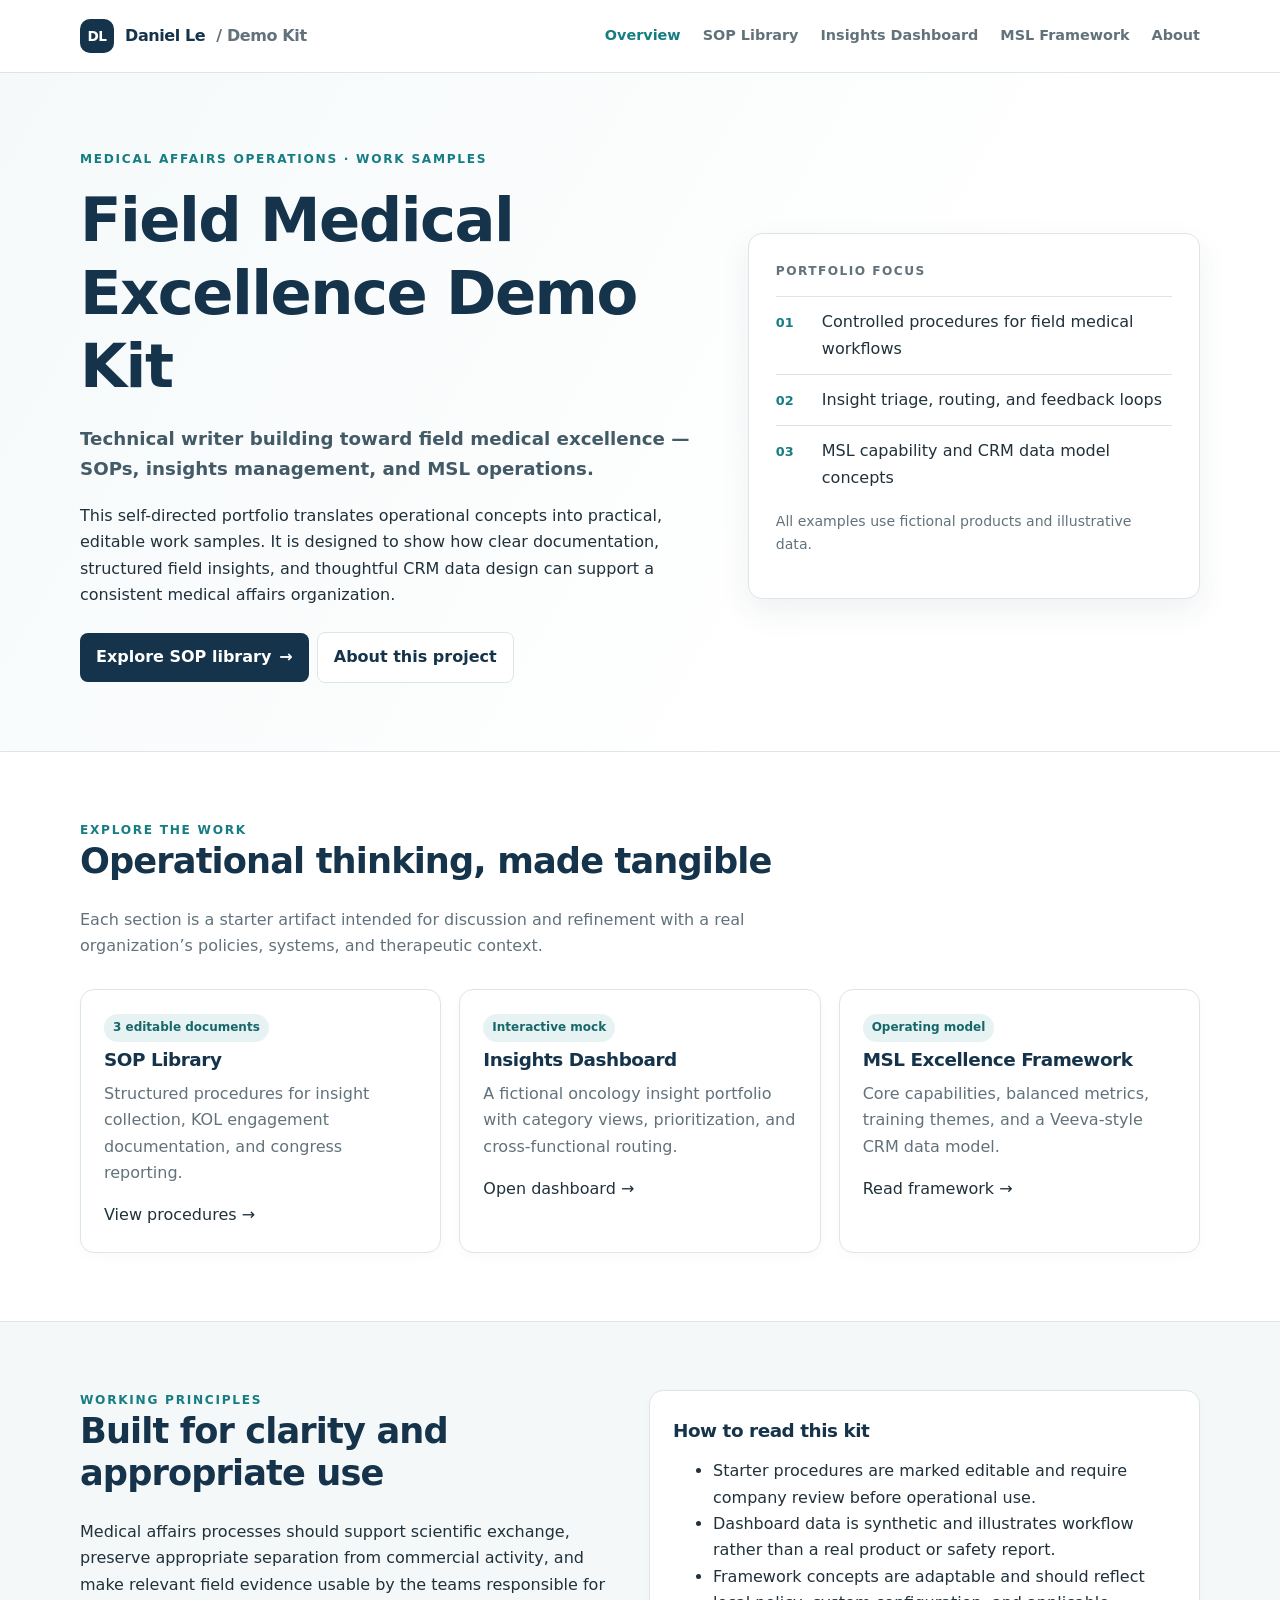
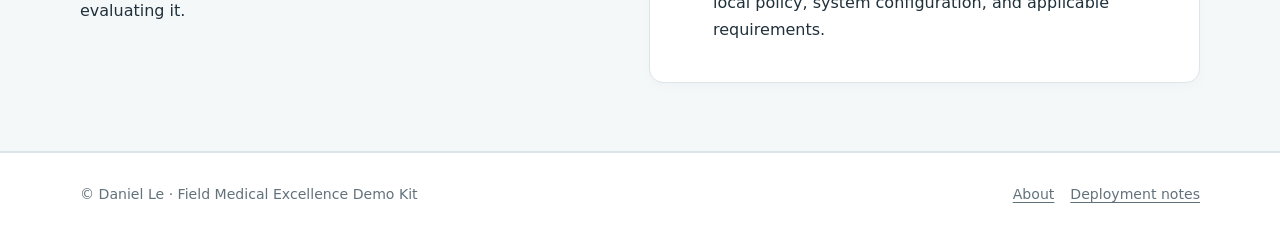
<file: index.html>
<!doctype html><html lang="en"><head><meta charset="utf-8"><meta name="viewport" content="width=device-width,initial-scale=1"><meta name="description" content="Field Medical Excellence Demo Kit: practical work samples in medical affairs operations."><title>Daniel Le | Field Medical Excellence Demo Kit</title><link rel="stylesheet" href="assets/site.css"></head><body><a class="skip-link" href="#main">Skip to content</a><header class="site-header"><div class="container header-inner"><a class="brand" href="index.html"><span class="brand-mark" aria-hidden="true">DL</span>Daniel Le <span class="muted">/ Demo Kit</span></a><button class="menu-button" aria-expanded="false" aria-controls="primary-nav">Menu</button><nav class="nav" id="primary-nav" aria-label="Primary navigation"><a href="index.html" aria-current="page">Overview</a><a href="sops/sop-001.html">SOP Library</a><a href="dashboard.html">Insights Dashboard</a><a href="framework.html">MSL Framework</a><a href="about.html">About</a></nav></div></header><main id="main"><section class="hero"><div class="container hero-grid"><div><div class="eyebrow">Medical affairs operations · Work samples</div><h1>Field Medical<br>Excellence Demo Kit</h1><p class="lede"><strong>Technical writer building toward field medical excellence — SOPs, insights management, and MSL operations.</strong></p><p>This self-directed portfolio translates operational concepts into practical, editable work samples. It is designed to show how clear documentation, structured field insights, and thoughtful CRM data design can support a consistent medical affairs organization.</p><a class="button" href="sops/sop-001.html">Explore SOP library <span aria-hidden="true">→</span></a><a class="button secondary" href="about.html">About this project</a></div><aside class="hero-panel" aria-label="Portfolio focus areas"><div class="panel-label">Portfolio focus</div><ul class="focus-list"><li><b>01</b><span>Controlled procedures for field medical workflows</span></li><li><b>02</b><span>Insight triage, routing, and feedback loops</span></li><li><b>03</b><span>MSL capability and CRM data model concepts</span></li></ul><p class="small muted">All examples use fictional products and illustrative data.</p></aside></div></section><section class="section"><div class="container"><div class="section-head"><div class="eyebrow">Explore the work</div><h2>Operational thinking, made tangible</h2><p class="muted">Each section is a starter artifact intended for discussion and refinement with a real organization’s policies, systems, and therapeutic context.</p></div><div class="grid-3"><a class="card card-link" href="sops/sop-001.html"><span class="tag">3 editable documents</span><h3>SOP Library</h3><p>Structured procedures for insight collection, KOL engagement documentation, and congress reporting.</p><span>View procedures →</span></a><a class="card card-link" href="dashboard.html"><span class="tag">Interactive mock</span><h3>Insights Dashboard</h3><p>A fictional oncology insight portfolio with category views, prioritization, and cross-functional routing.</p><span>Open dashboard →</span></a><a class="card card-link" href="framework.html"><span class="tag">Operating model</span><h3>MSL Excellence Framework</h3><p>Core capabilities, balanced metrics, training themes, and a Veeva-style CRM data model.</p><span>Read framework →</span></a></div></div></section><section class="section section-alt"><div class="container grid-2"><div><div class="eyebrow">Working principles</div><h2>Built for clarity and appropriate use</h2><p>Medical affairs processes should support scientific exchange, preserve appropriate separation from commercial activity, and make relevant field evidence usable by the teams responsible for evaluating it.</p></div><div class="card"><h3>How to read this kit</h3><ul><li>Starter procedures are marked editable and require company review before operational use.</li><li>Dashboard data is synthetic and illustrates workflow rather than a real product or safety report.</li><li>Framework concepts are adaptable and should reflect local policy, system configuration, and applicable requirements.</li></ul></div></div></section></main><footer><div class="container footer-inner"><span>© Daniel Le · Field Medical Excellence Demo Kit</span><div class="footer-links"><a href="about.html">About</a><a href="README.md">Deployment notes</a></div></div></footer><script src="assets/site.js"></script></body></html>
</file>
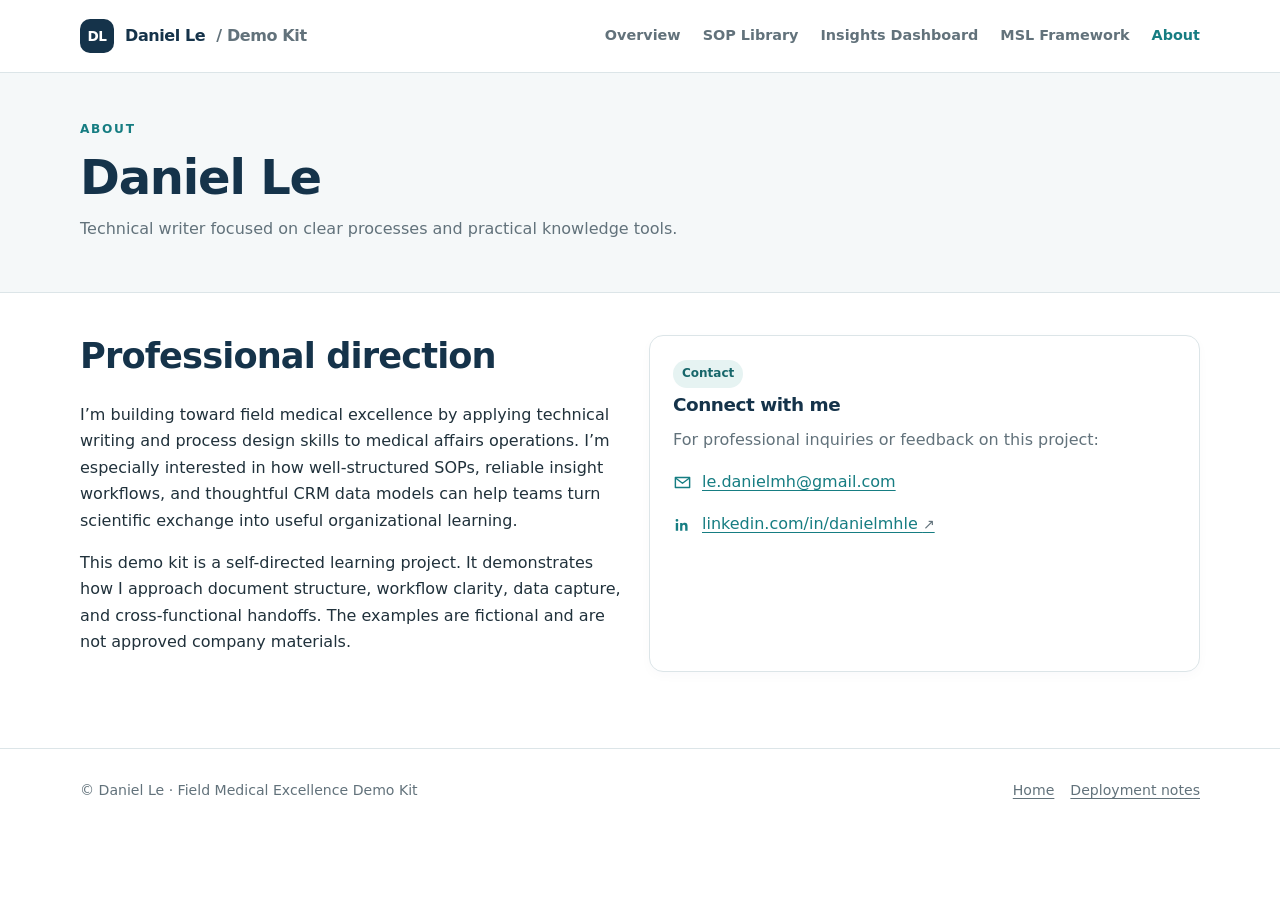
<file: about.html>
<!doctype html><html lang="en"><head><meta charset="utf-8"><meta name="viewport" content="width=device-width,initial-scale=1"><meta name="description" content="About Daniel Le and the Field Medical Excellence Demo Kit."><title>About | Daniel Le</title><link rel="stylesheet" href="assets/site.css"></head><body><a class="skip-link" href="#main">Skip to content</a><header class="site-header"><div class="container header-inner"><a class="brand" href="index.html"><span class="brand-mark" aria-hidden="true">DL</span>Daniel Le <span class="muted">/ Demo Kit</span></a><button class="menu-button" aria-expanded="false" aria-controls="primary-nav">Menu</button><nav class="nav" id="primary-nav" aria-label="Primary navigation"><a href="index.html">Overview</a><a href="sops/sop-001.html">SOP Library</a><a href="dashboard.html">Insights Dashboard</a><a href="framework.html">MSL Framework</a><a href="about.html" aria-current="page">About</a></nav></div></header><main id="main"><section class="page-intro"><div class="container"><div class="eyebrow">About</div><h1>Daniel Le</h1><p class="muted">Technical writer focused on clear processes and practical knowledge tools.</p></div></section><section class="content"><div class="container grid-2"><div><h2>Professional direction</h2><p>I’m building toward field medical excellence by applying technical writing and process design skills to medical affairs operations. I’m especially interested in how well-structured SOPs, reliable insight workflows, and thoughtful CRM data models can help teams turn scientific exchange into useful organizational learning.</p><p>This demo kit is a self-directed learning project. It demonstrates how I approach document structure, workflow clarity, data capture, and cross-functional handoffs. The examples are fictional and are not approved company materials.</p></div><aside class="card"><span class="tag">Contact</span><h3>Connect with me</h3><p>For professional inquiries or feedback on this project:</p><p class="contact-link"><svg class="contact-icon" width="19" height="19" viewBox="0 0 24 24" style="width:19px;height:19px;flex:none;fill:none;stroke:#167d82;stroke-width:1.8;stroke-linecap:round;stroke-linejoin:round" aria-hidden="true"><path d="M3 5.75h18v12.5H3z"/><path d="m4 7 8 6 8-6"/></svg><a href="mailto:le.danielmh@gmail.com">le.danielmh@gmail.com</a></p><p class="contact-link"><svg class="contact-icon linkedin-icon" width="19" height="19" viewBox="0 0 24 24" style="width:19px;height:19px;flex:none;fill:#167d82;stroke:none" aria-hidden="true"><path d="M5 8.5a1.75 1.75 0 1 0 0-3.5 1.75 1.75 0 0 0 0 3.5ZM3.5 10h3v10h-3zM9 10h2.9v1.4h.05c.4-.77 1.38-1.58 2.84-1.58 3.04 0 3.6 2 3.6 4.6V20h-3v-4.95c0-1.18-.02-2.7-1.65-2.7-1.66 0-1.92 1.3-1.92 2.62V20H9z"/></svg><a href="https://linkedin.com/in/danielmhle" target="_blank" rel="noopener noreferrer">linkedin.com/in/danielmhle <span class="small muted">↗</span></a></p></aside></div></section></main><footer><div class="container footer-inner"><span>© Daniel Le · Field Medical Excellence Demo Kit</span><div class="footer-links"><a href="index.html">Home</a><a href="README.md">Deployment notes</a></div></div></footer><script src="assets/site.js"></script></body></html>
</file>
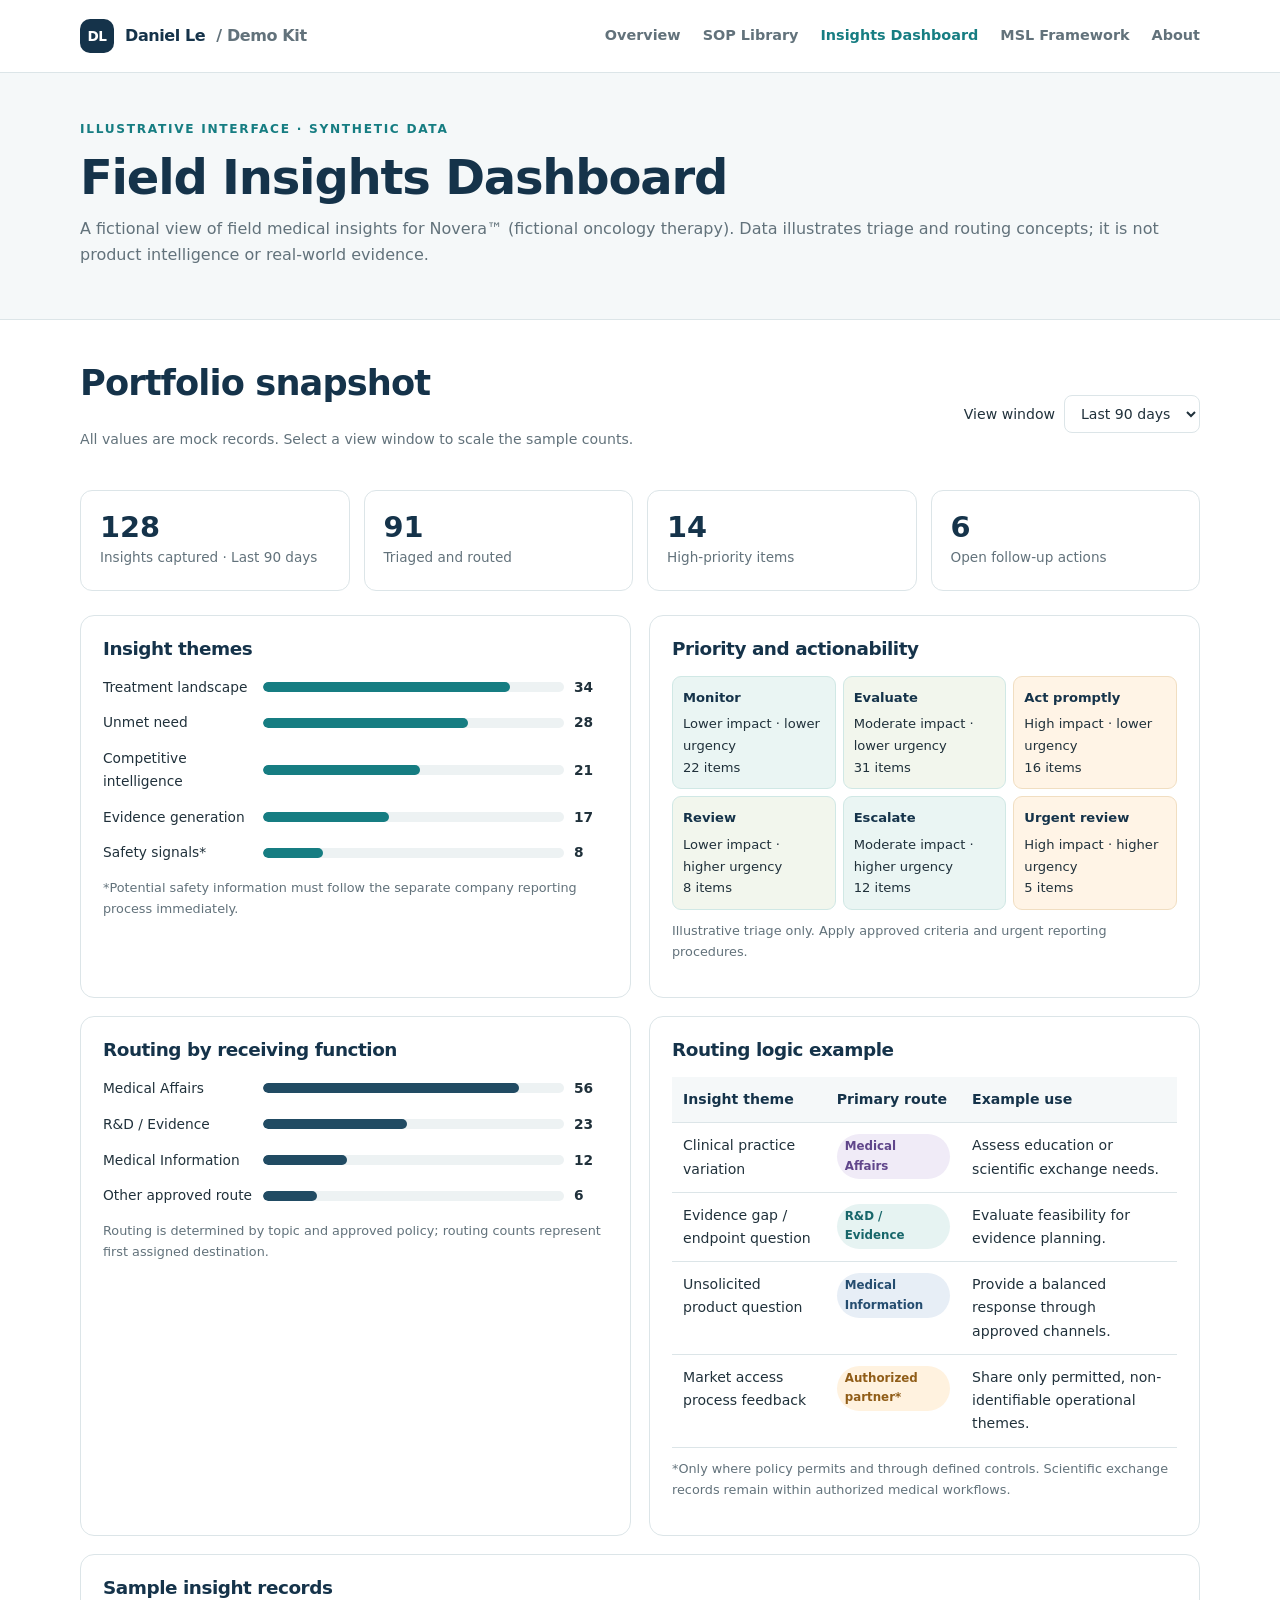
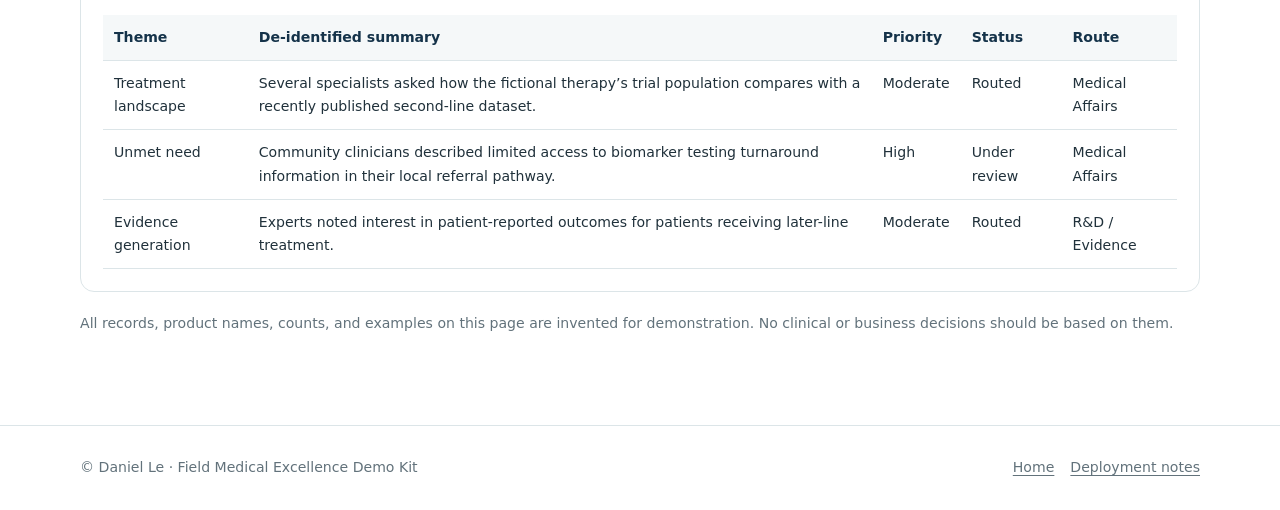
<file: dashboard.html>
<!doctype html><html lang="en"><head><meta charset="utf-8"><meta name="viewport" content="width=device-width,initial-scale=1"><meta name="description" content="Illustrative field medical insights dashboard using synthetic oncology data."><title>Insights Dashboard | Daniel Le</title><link rel="stylesheet" href="assets/site.css"></head><body><a class="skip-link" href="#main">Skip to content</a><header class="site-header"><div class="container header-inner"><a class="brand" href="index.html"><span class="brand-mark" aria-hidden="true">DL</span>Daniel Le <span class="muted">/ Demo Kit</span></a><button class="menu-button" aria-expanded="false" aria-controls="primary-nav">Menu</button><nav class="nav" id="primary-nav" aria-label="Primary navigation"><a href="index.html">Overview</a><a href="sops/sop-001.html">SOP Library</a><a href="dashboard.html" aria-current="page">Insights Dashboard</a><a href="framework.html">MSL Framework</a><a href="about.html">About</a></nav></div></header><main id="main"><section class="page-intro"><div class="container"><div class="eyebrow">Illustrative interface · Synthetic data</div><h1>Field Insights Dashboard</h1><p class="muted">A fictional view of field medical insights for Novera™ (fictional oncology therapy). Data illustrates triage and routing concepts; it is not product intelligence or real-world evidence.</p></div></section><section class="content"><div class="container"><div class="dashboard-top"><div><h2>Portfolio snapshot</h2><p class="small muted">All values are mock records. Select a view window to scale the sample counts.</p></div><label class="small" for="period-filter">View window&nbsp; <select class="select" id="period-filter"><option value="1">Last 90 days</option><option value="0.67">Last 60 days</option><option value="0.34">Last 30 days</option></select></label></div><div class="metric-grid"><div class="metric"><strong data-base="128">128</strong><span>Insights captured · <span id="period-caption">Last 90 days</span></span></div><div class="metric"><strong data-base="91">91</strong><span>Triaged and routed</span></div><div class="metric"><strong data-base="14">14</strong><span>High-priority items</span></div><div class="metric"><strong data-base="6">6</strong><span>Open follow-up actions</span></div></div><div class="dash-grid"><section class="chart-card"><h3>Insight themes</h3><div class="bar-row"><span>Treatment landscape</span><div class="bar-track"><div class="bar-fill" style="width:82%"></div></div><b>34</b></div><div class="bar-row"><span>Unmet need</span><div class="bar-track"><div class="bar-fill" style="width:68%"></div></div><b>28</b></div><div class="bar-row"><span>Competitive intelligence</span><div class="bar-track"><div class="bar-fill" style="width:52%"></div></div><b>21</b></div><div class="bar-row"><span>Evidence generation</span><div class="bar-track"><div class="bar-fill" style="width:42%"></div></div><b>17</b></div><div class="bar-row"><span>Safety signals*</span><div class="bar-track"><div class="bar-fill" style="width:20%"></div></div><b>8</b></div><p class="legend">*Potential safety information must follow the separate company reporting process immediately.</p></section><section class="chart-card"><h3>Priority and actionability</h3><div class="matrix" role="img" aria-label="Illustrative insight prioritization matrix. Highest priority is high impact and high urgency."><div class="matrix-cell"><b>Monitor</b>Lower impact · lower urgency<br>22 items</div><div class="matrix-cell"><b>Evaluate</b>Moderate impact · lower urgency<br>31 items</div><div class="matrix-cell"><b>Act promptly</b>High impact · lower urgency<br>16 items</div><div class="matrix-cell"><b>Review</b>Lower impact · higher urgency<br>8 items</div><div class="matrix-cell"><b>Escalate</b>Moderate impact · higher urgency<br>12 items</div><div class="matrix-cell"><b>Urgent review</b>High impact · higher urgency<br>5 items</div></div><p class="legend">Illustrative triage only. Apply approved criteria and urgent reporting procedures.</p></section><section class="chart-card"><h3>Routing by receiving function</h3><div class="bar-row"><span>Medical Affairs</span><div class="bar-track"><div class="bar-fill navy" style="width:85%"></div></div><b>56</b></div><div class="bar-row"><span>R&amp;D / Evidence</span><div class="bar-track"><div class="bar-fill navy" style="width:48%"></div></div><b>23</b></div><div class="bar-row"><span>Medical Information</span><div class="bar-track"><div class="bar-fill navy" style="width:28%"></div></div><b>12</b></div><div class="bar-row"><span>Other approved route</span><div class="bar-track"><div class="bar-fill navy" style="width:18%"></div></div><b>6</b></div><p class="legend">Routing is determined by topic and approved policy; routing counts represent first assigned destination.</p></section><section class="chart-card"><h3>Routing logic example</h3><table class="routing-table"><thead><tr><th>Insight theme</th><th>Primary route</th><th>Example use</th></tr></thead><tbody><tr><td>Clinical practice variation</td><td><span class="route med">Medical Affairs</span></td><td>Assess education or scientific exchange needs.</td></tr><tr><td>Evidence gap / endpoint question</td><td><span class="route rnd">R&amp;D / Evidence</span></td><td>Evaluate feasibility for evidence planning.</td></tr><tr><td>Unsolicited product question</td><td><span class="route">Medical Information</span></td><td>Provide a balanced response through approved channels.</td></tr><tr><td>Market access process feedback</td><td><span class="route comm">Authorized partner*</span></td><td>Share only permitted, non-identifiable operational themes.</td></tr></tbody></table><p class="legend">*Only where policy permits and through defined controls. Scientific exchange records remain within authorized medical workflows.</p></section></div><section class="chart-card" style="margin-top:18px"><h3>Sample insight records</h3><table class="routing-table"><thead><tr><th>Theme</th><th>De-identified summary</th><th>Priority</th><th>Status</th><th>Route</th></tr></thead><tbody><tr><td>Treatment landscape</td><td>Several specialists asked how the fictional therapy’s trial population compares with a recently published second-line dataset.</td><td>Moderate</td><td>Routed</td><td>Medical Affairs</td></tr><tr><td>Unmet need</td><td>Community clinicians described limited access to biomarker testing turnaround information in their local referral pathway.</td><td>High</td><td>Under review</td><td>Medical Affairs</td></tr><tr><td>Evidence generation</td><td>Experts noted interest in patient-reported outcomes for patients receiving later-line treatment.</td><td>Moderate</td><td>Routed</td><td>R&amp;D / Evidence</td></tr></tbody></table></section><p class="small muted" style="margin-top:20px">All records, product names, counts, and examples on this page are invented for demonstration. No clinical or business decisions should be based on them.</p></div></section></main><footer><div class="container footer-inner"><span>© Daniel Le · Field Medical Excellence Demo Kit</span><div class="footer-links"><a href="index.html">Home</a><a href="README.md">Deployment notes</a></div></div></footer><script src="assets/site.js"></script></body></html>
</file>
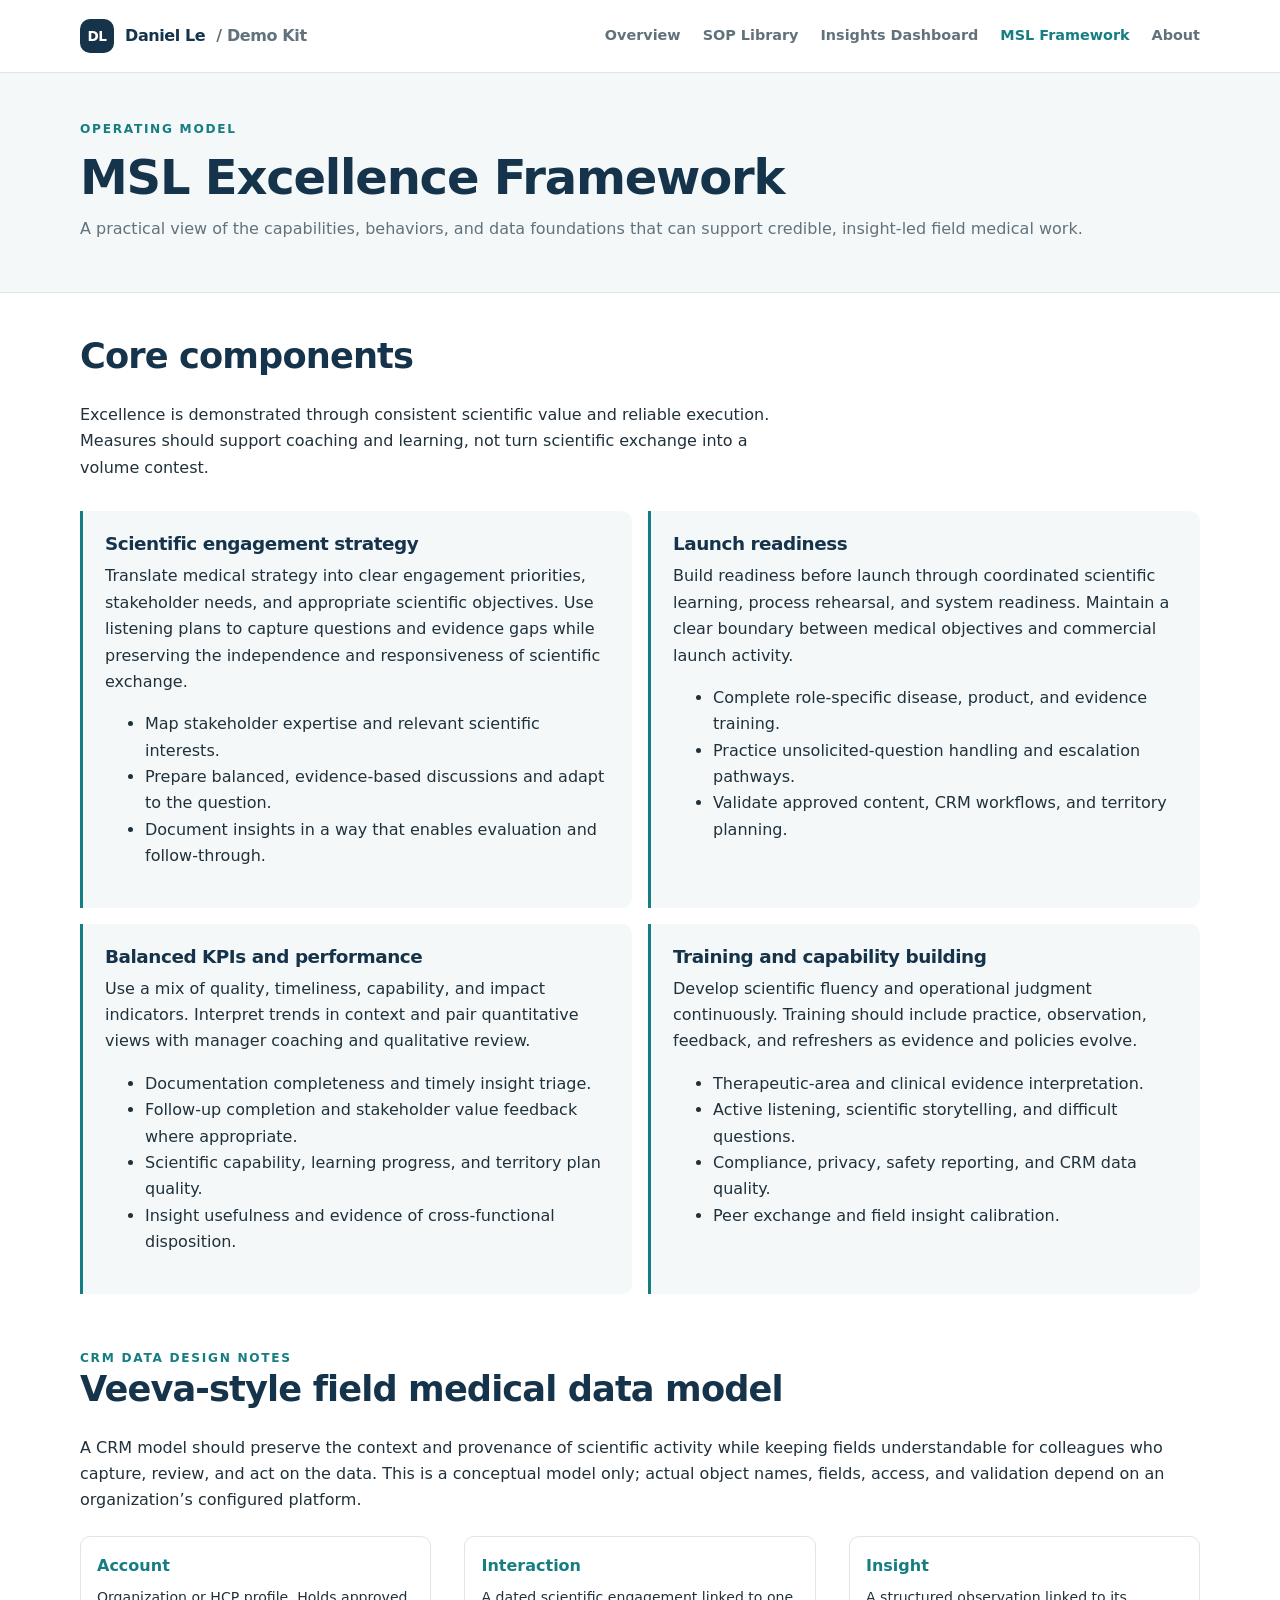
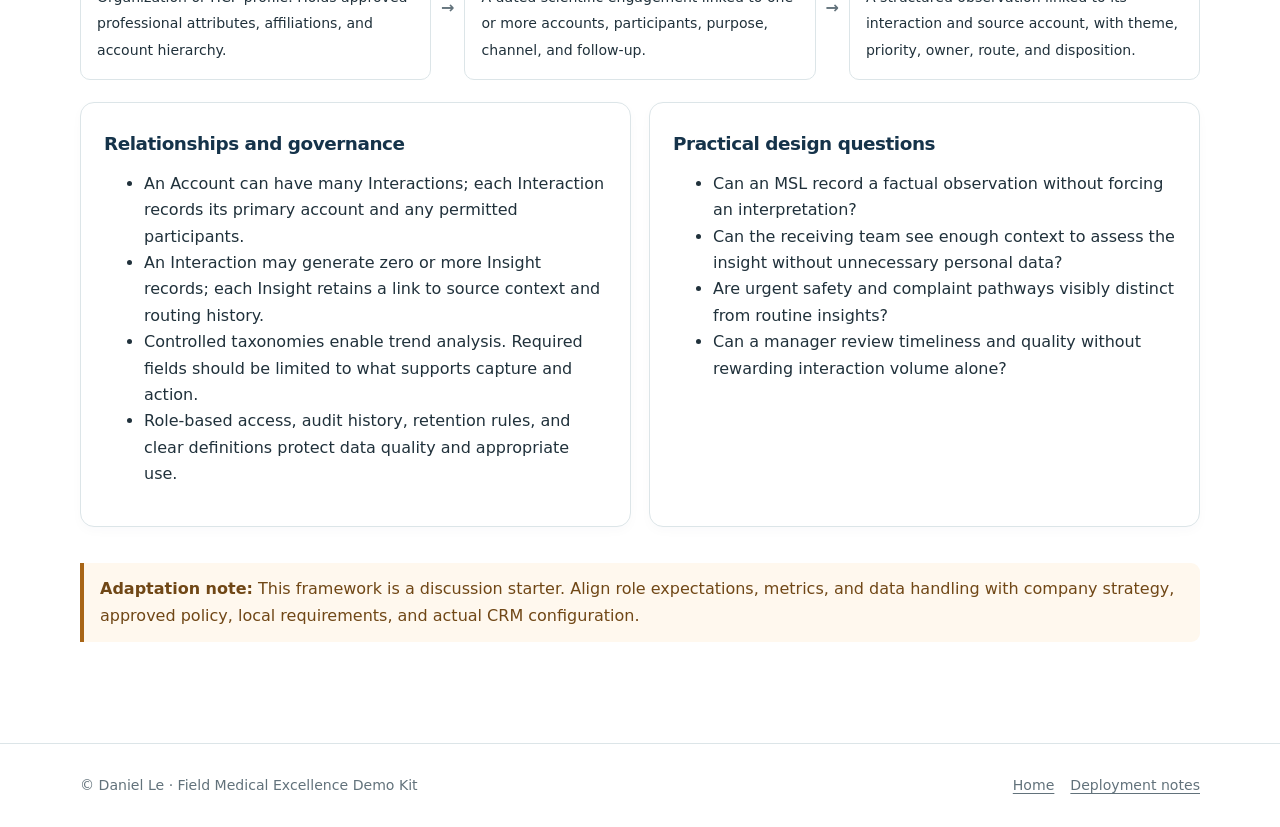
<file: framework.html>
<!doctype html><html lang="en"><head><meta charset="utf-8"><meta name="viewport" content="width=device-width,initial-scale=1"><title>MSL Excellence Framework | Daniel Le</title><link rel="stylesheet" href="assets/site.css"></head><body><a class="skip-link" href="#main">Skip to content</a><header class="site-header"><div class="container header-inner"><a class="brand" href="index.html"><span class="brand-mark" aria-hidden="true">DL</span>Daniel Le <span class="muted">/ Demo Kit</span></a><button class="menu-button" aria-expanded="false" aria-controls="primary-nav">Menu</button><nav class="nav" id="primary-nav" aria-label="Primary navigation"><a href="index.html">Overview</a><a href="sops/sop-001.html">SOP Library</a><a href="dashboard.html">Insights Dashboard</a><a href="framework.html" aria-current="page">MSL Framework</a><a href="about.html">About</a></nav></div></header><main id="main"><section class="page-intro"><div class="container"><div class="eyebrow">Operating model</div><h1>MSL Excellence Framework</h1><p class="muted">A practical view of the capabilities, behaviors, and data foundations that can support credible, insight-led field medical work.</p></div></section><section class="content"><div class="container"><div class="section-head"><h2>Core components</h2><p>Excellence is demonstrated through consistent scientific value and reliable execution. Measures should support coaching and learning, not turn scientific exchange into a volume contest.</p></div><div class="framework-list"><article class="framework-item"><h3>Scientific engagement strategy</h3><p>Translate medical strategy into clear engagement priorities, stakeholder needs, and appropriate scientific objectives. Use listening plans to capture questions and evidence gaps while preserving the independence and responsiveness of scientific exchange.</p><ul><li>Map stakeholder expertise and relevant scientific interests.</li><li>Prepare balanced, evidence-based discussions and adapt to the question.</li><li>Document insights in a way that enables evaluation and follow-through.</li></ul></article><article class="framework-item"><h3>Launch readiness</h3><p>Build readiness before launch through coordinated scientific learning, process rehearsal, and system readiness. Maintain a clear boundary between medical objectives and commercial launch activity.</p><ul><li>Complete role-specific disease, product, and evidence training.</li><li>Practice unsolicited-question handling and escalation pathways.</li><li>Validate approved content, CRM workflows, and territory planning.</li></ul></article><article class="framework-item"><h3>Balanced KPIs and performance</h3><p>Use a mix of quality, timeliness, capability, and impact indicators. Interpret trends in context and pair quantitative views with manager coaching and qualitative review.</p><ul><li>Documentation completeness and timely insight triage.</li><li>Follow-up completion and stakeholder value feedback where appropriate.</li><li>Scientific capability, learning progress, and territory plan quality.</li><li>Insight usefulness and evidence of cross-functional disposition.</li></ul></article><article class="framework-item"><h3>Training and capability building</h3><p>Develop scientific fluency and operational judgment continuously. Training should include practice, observation, feedback, and refreshers as evidence and policies evolve.</p><ul><li>Therapeutic-area and clinical evidence interpretation.</li><li>Active listening, scientific storytelling, and difficult questions.</li><li>Compliance, privacy, safety reporting, and CRM data quality.</li><li>Peer exchange and field insight calibration.</li></ul></article></div><section style="margin-top:54px"><div class="eyebrow">CRM data design notes</div><h2>Veeva-style field medical data model</h2><p>A CRM model should preserve the context and provenance of scientific activity while keeping fields understandable for colleagues who capture, review, and act on the data. This is a conceptual model only; actual object names, fields, access, and validation depend on an organization’s configured platform.</p><div class="crm-flow" aria-label="Conceptual relationship among CRM objects"><div class="crm-object"><b>Account</b><span class="small">Organization or HCP profile. Holds approved professional attributes, affiliations, and account hierarchy.</span></div><span class="crm-arrow" aria-hidden="true">→</span><div class="crm-object"><b>Interaction</b><span class="small">A dated scientific engagement linked to one or more accounts, participants, purpose, channel, and follow-up.</span></div><span class="crm-arrow" aria-hidden="true">→</span><div class="crm-object"><b>Insight</b><span class="small">A structured observation linked to its interaction and source account, with theme, priority, owner, route, and disposition.</span></div></div><div class="grid-2"><article class="card"><h3>Relationships and governance</h3><ul><li>An Account can have many Interactions; each Interaction records its primary account and any permitted participants.</li><li>An Interaction may generate zero or more Insight records; each Insight retains a link to source context and routing history.</li><li>Controlled taxonomies enable trend analysis. Required fields should be limited to what supports capture and action.</li><li>Role-based access, audit history, retention rules, and clear definitions protect data quality and appropriate use.</li></ul></article><article class="card"><h3>Practical design questions</h3><ul><li>Can an MSL record a factual observation without forcing an interpretation?</li><li>Can the receiving team see enough context to assess the insight without unnecessary personal data?</li><li>Are urgent safety and complaint pathways visibly distinct from routine insights?</li><li>Can a manager review timeliness and quality without rewarding interaction volume alone?</li></ul></article></div></section><div class="notice" style="margin-top:36px"><strong>Adaptation note:</strong> This framework is a discussion starter. Align role expectations, metrics, and data handling with company strategy, approved policy, local requirements, and actual CRM configuration.</div></div></section></main><footer><div class="container footer-inner"><span>© Daniel Le · Field Medical Excellence Demo Kit</span><div class="footer-links"><a href="index.html">Home</a><a href="README.md">Deployment notes</a></div></div></footer><script src="assets/site.js"></script></body></html>
</file>
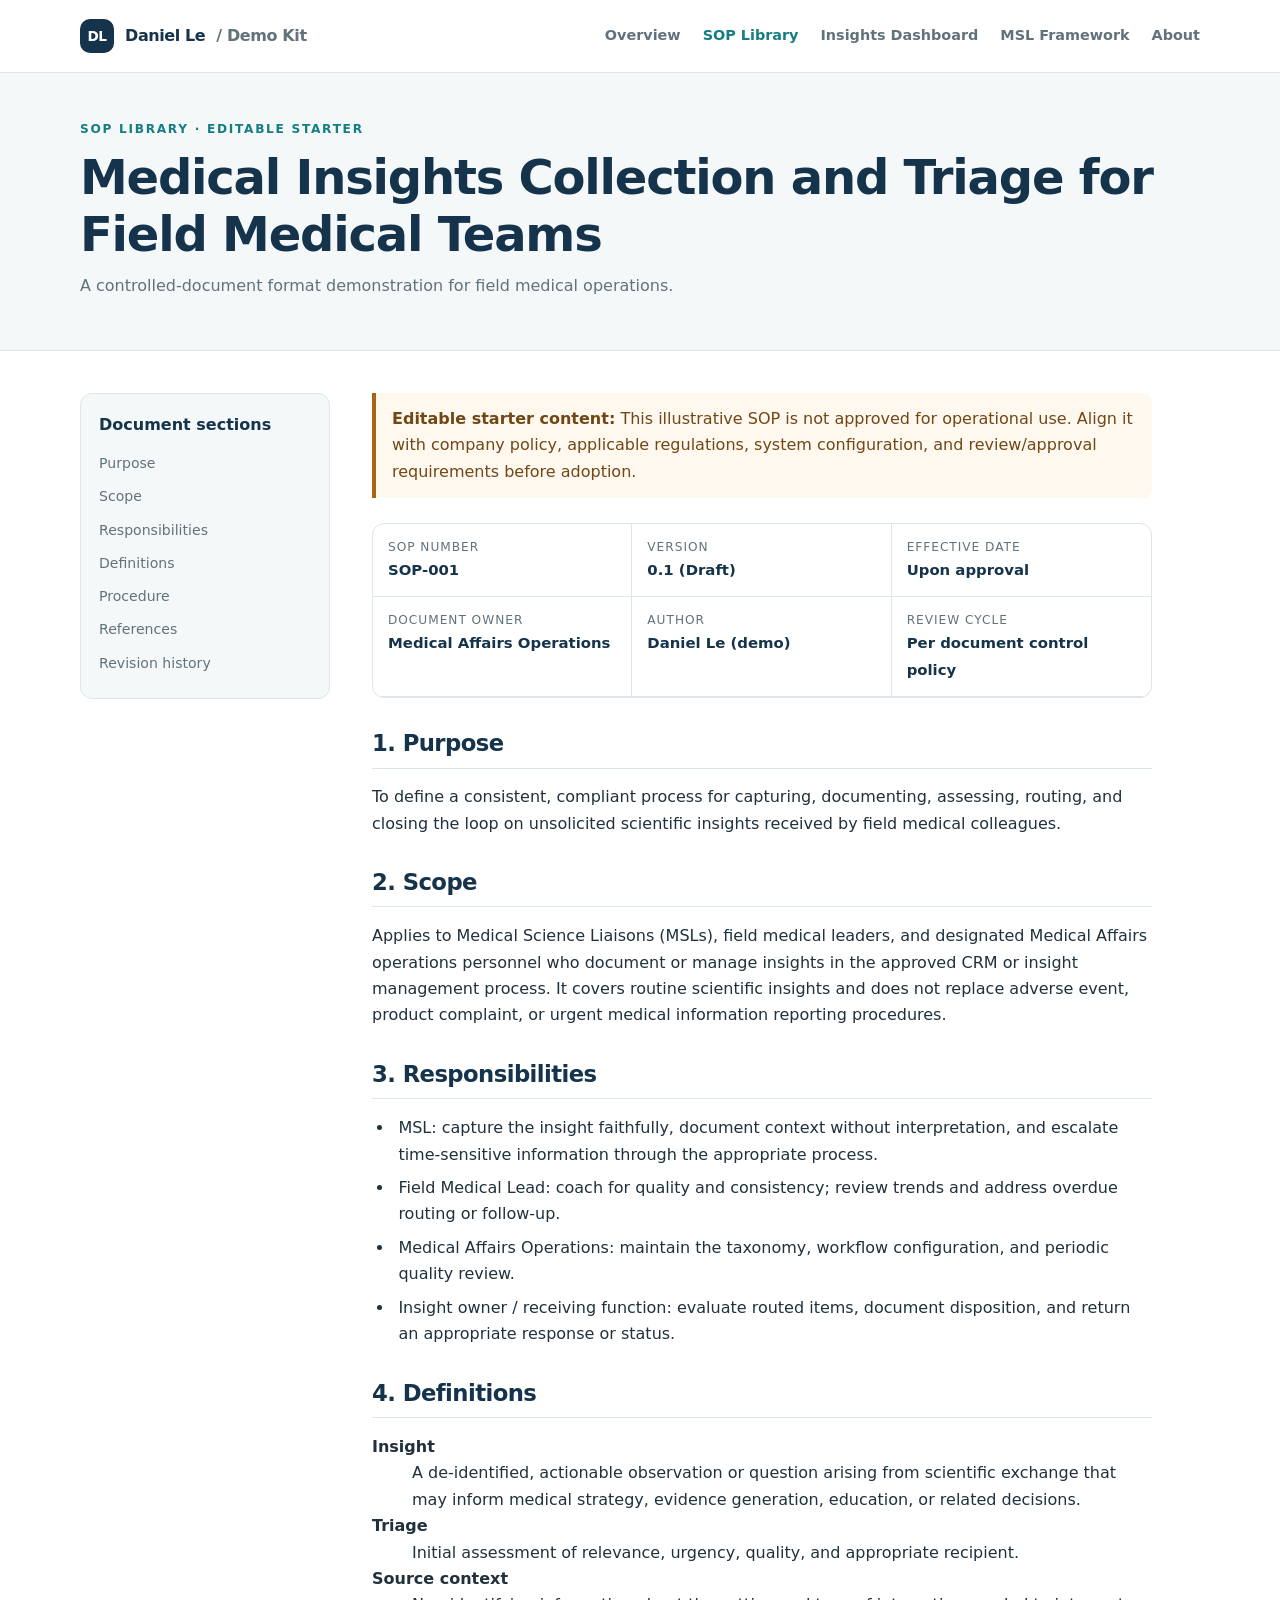
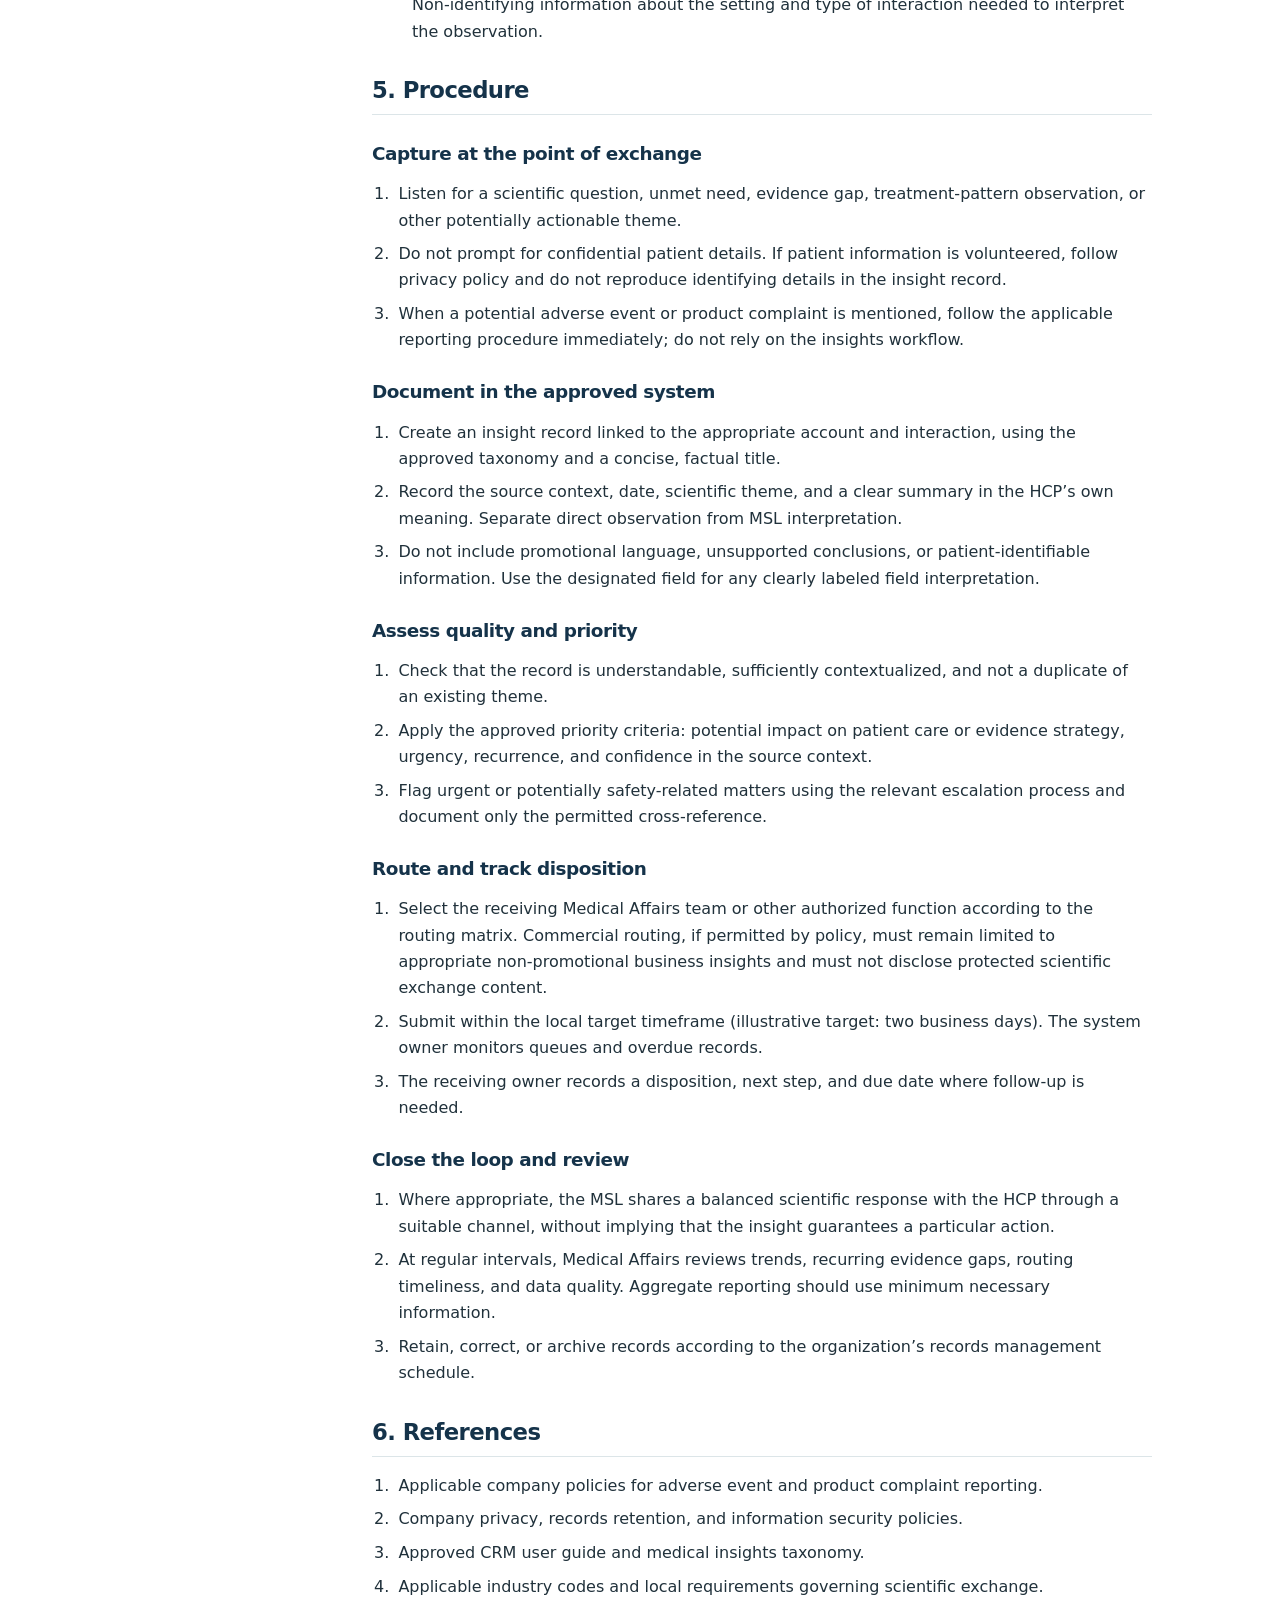
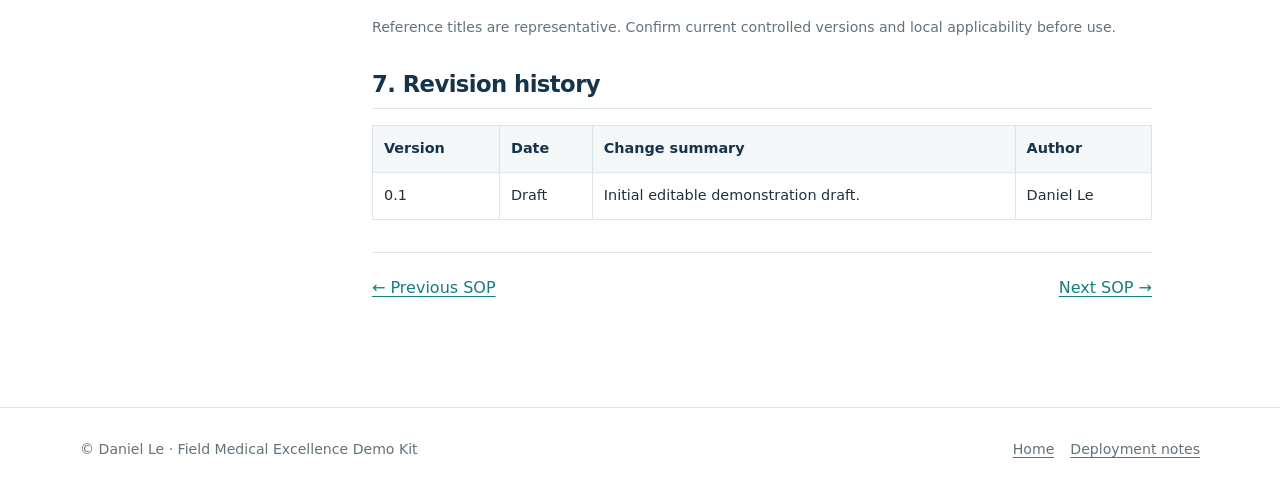
<file: sops/sop-001.html>
<!doctype html><html lang="en"><head><meta charset="utf-8"><meta name="viewport" content="width=device-width,initial-scale=1"><title>Medical Insights Collection and Triage for Field Medical Teams | Daniel Le</title><link rel="stylesheet" href="../assets/site.css"></head><body><a class="skip-link" href="#main">Skip to content</a><header class="site-header"><div class="container header-inner"><a class="brand" href="../index.html"><span class="brand-mark" aria-hidden="true">DL</span>Daniel Le <span class="muted">/ Demo Kit</span></a><button class="menu-button" aria-expanded="false" aria-controls="primary-nav">Menu</button><nav class="nav" id="primary-nav" aria-label="Primary navigation"><a href="../index.html">Overview</a><a href="sop-001.html" aria-current="page">SOP Library</a><a href="../dashboard.html">Insights Dashboard</a><a href="../framework.html">MSL Framework</a><a href="../about.html">About</a></nav></div></header><main id="main"><section class="page-intro"><div class="container"><div class="eyebrow">SOP Library · Editable starter</div><h1>Medical Insights Collection and Triage for Field Medical Teams</h1><p class="muted">A controlled-document format demonstration for field medical operations.</p></div></section><div class="container content"><div class="doc-layout"><aside class="toc" aria-label="On this page"><b>Document sections</b><a href="#purpose">Purpose</a><a href="#scope">Scope</a><a href="#responsibilities">Responsibilities</a><a href="#definitions">Definitions</a><a href="#procedure">Procedure</a><a href="#references">References</a><a href="#history">Revision history</a></aside><article class="doc"><div class="notice"><strong>Editable starter content:</strong> This illustrative SOP is not approved for operational use. Align it with company policy, applicable regulations, system configuration, and review/approval requirements before adoption.</div><div class="doc-meta"><div><span>SOP number</span><strong>SOP-001</strong></div><div><span>Version</span><strong>0.1 (Draft)</strong></div><div><span>Effective date</span><strong>Upon approval</strong></div><div><span>Document owner</span><strong>Medical Affairs Operations</strong></div><div><span>Author</span><strong>Daniel Le (demo)</strong></div><div><span>Review cycle</span><strong>Per document control policy</strong></div></div>
<section id="purpose"><h2>1. Purpose</h2><p>To define a consistent, compliant process for capturing, documenting, assessing, routing, and closing the loop on unsolicited scientific insights received by field medical colleagues.</p></section><section id="scope"><h2>2. Scope</h2><p>Applies to Medical Science Liaisons (MSLs), field medical leaders, and designated Medical Affairs operations personnel who document or manage insights in the approved CRM or insight management process. It covers routine scientific insights and does not replace adverse event, product complaint, or urgent medical information reporting procedures.</p></section><section id="responsibilities"><h2>3. Responsibilities</h2><ul><li>MSL: capture the insight faithfully, document context without interpretation, and escalate time-sensitive information through the appropriate process.</li><li>Field Medical Lead: coach for quality and consistency; review trends and address overdue routing or follow-up.</li><li>Medical Affairs Operations: maintain the taxonomy, workflow configuration, and periodic quality review.</li><li>Insight owner / receiving function: evaluate routed items, document disposition, and return an appropriate response or status.</li></ul></section><section id="definitions"><h2>4. Definitions</h2><dl><dt><strong>Insight</strong></dt><dd>A de-identified, actionable observation or question arising from scientific exchange that may inform medical strategy, evidence generation, education, or related decisions.</dd><dt><strong>Triage</strong></dt><dd>Initial assessment of relevance, urgency, quality, and appropriate recipient.</dd><dt><strong>Source context</strong></dt><dd>Non-identifying information about the setting and type of interaction needed to interpret the observation.</dd></dl></section><section id="procedure"><h2>5. Procedure</h2><h3>Capture at the point of exchange</h3><ol><li>Listen for a scientific question, unmet need, evidence gap, treatment-pattern observation, or other potentially actionable theme.</li><li>Do not prompt for confidential patient details. If patient information is volunteered, follow privacy policy and do not reproduce identifying details in the insight record.</li><li>When a potential adverse event or product complaint is mentioned, follow the applicable reporting procedure immediately; do not rely on the insights workflow.</li></ol><h3>Document in the approved system</h3><ol><li>Create an insight record linked to the appropriate account and interaction, using the approved taxonomy and a concise, factual title.</li><li>Record the source context, date, scientific theme, and a clear summary in the HCP’s own meaning. Separate direct observation from MSL interpretation.</li><li>Do not include promotional language, unsupported conclusions, or patient-identifiable information. Use the designated field for any clearly labeled field interpretation.</li></ol><h3>Assess quality and priority</h3><ol><li>Check that the record is understandable, sufficiently contextualized, and not a duplicate of an existing theme.</li><li>Apply the approved priority criteria: potential impact on patient care or evidence strategy, urgency, recurrence, and confidence in the source context.</li><li>Flag urgent or potentially safety-related matters using the relevant escalation process and document only the permitted cross-reference.</li></ol><h3>Route and track disposition</h3><ol><li>Select the receiving Medical Affairs team or other authorized function according to the routing matrix. Commercial routing, if permitted by policy, must remain limited to appropriate non-promotional business insights and must not disclose protected scientific exchange content.</li><li>Submit within the local target timeframe (illustrative target: two business days). The system owner monitors queues and overdue records.</li><li>The receiving owner records a disposition, next step, and due date where follow-up is needed.</li></ol><h3>Close the loop and review</h3><ol><li>Where appropriate, the MSL shares a balanced scientific response with the HCP through a suitable channel, without implying that the insight guarantees a particular action.</li><li>At regular intervals, Medical Affairs reviews trends, recurring evidence gaps, routing timeliness, and data quality. Aggregate reporting should use minimum necessary information.</li><li>Retain, correct, or archive records according to the organization’s records management schedule.</li></ol></section><section id="references"><h2>6. References</h2><ol><li>Applicable company policies for adverse event and product complaint reporting.</li><li>Company privacy, records retention, and information security policies.</li><li>Approved CRM user guide and medical insights taxonomy.</li><li>Applicable industry codes and local requirements governing scientific exchange.</li></ol><p class="small muted">Reference titles are representative. Confirm current controlled versions and local applicability before use.</p></section><section id="history"><h2>7. Revision history</h2><table><thead><tr><th>Version</th><th>Date</th><th>Change summary</th><th>Author</th></tr></thead><tbody><tr><td>0.1</td><td>Draft</td><td>Initial editable demonstration draft.</td><td>Daniel Le</td></tr></tbody></table></section><nav class="sop-nav" aria-label="SOP navigation"><a href="sop-003.html">← Previous SOP</a><a href="sop-002.html">Next SOP →</a></nav></article></div></div></main><footer><div class="container footer-inner"><span>© Daniel Le · Field Medical Excellence Demo Kit</span><div class="footer-links"><a href="../index.html">Home</a><a href="../README.md">Deployment notes</a></div></div></footer><script src="../assets/site.js"></script></body></html>
</file>
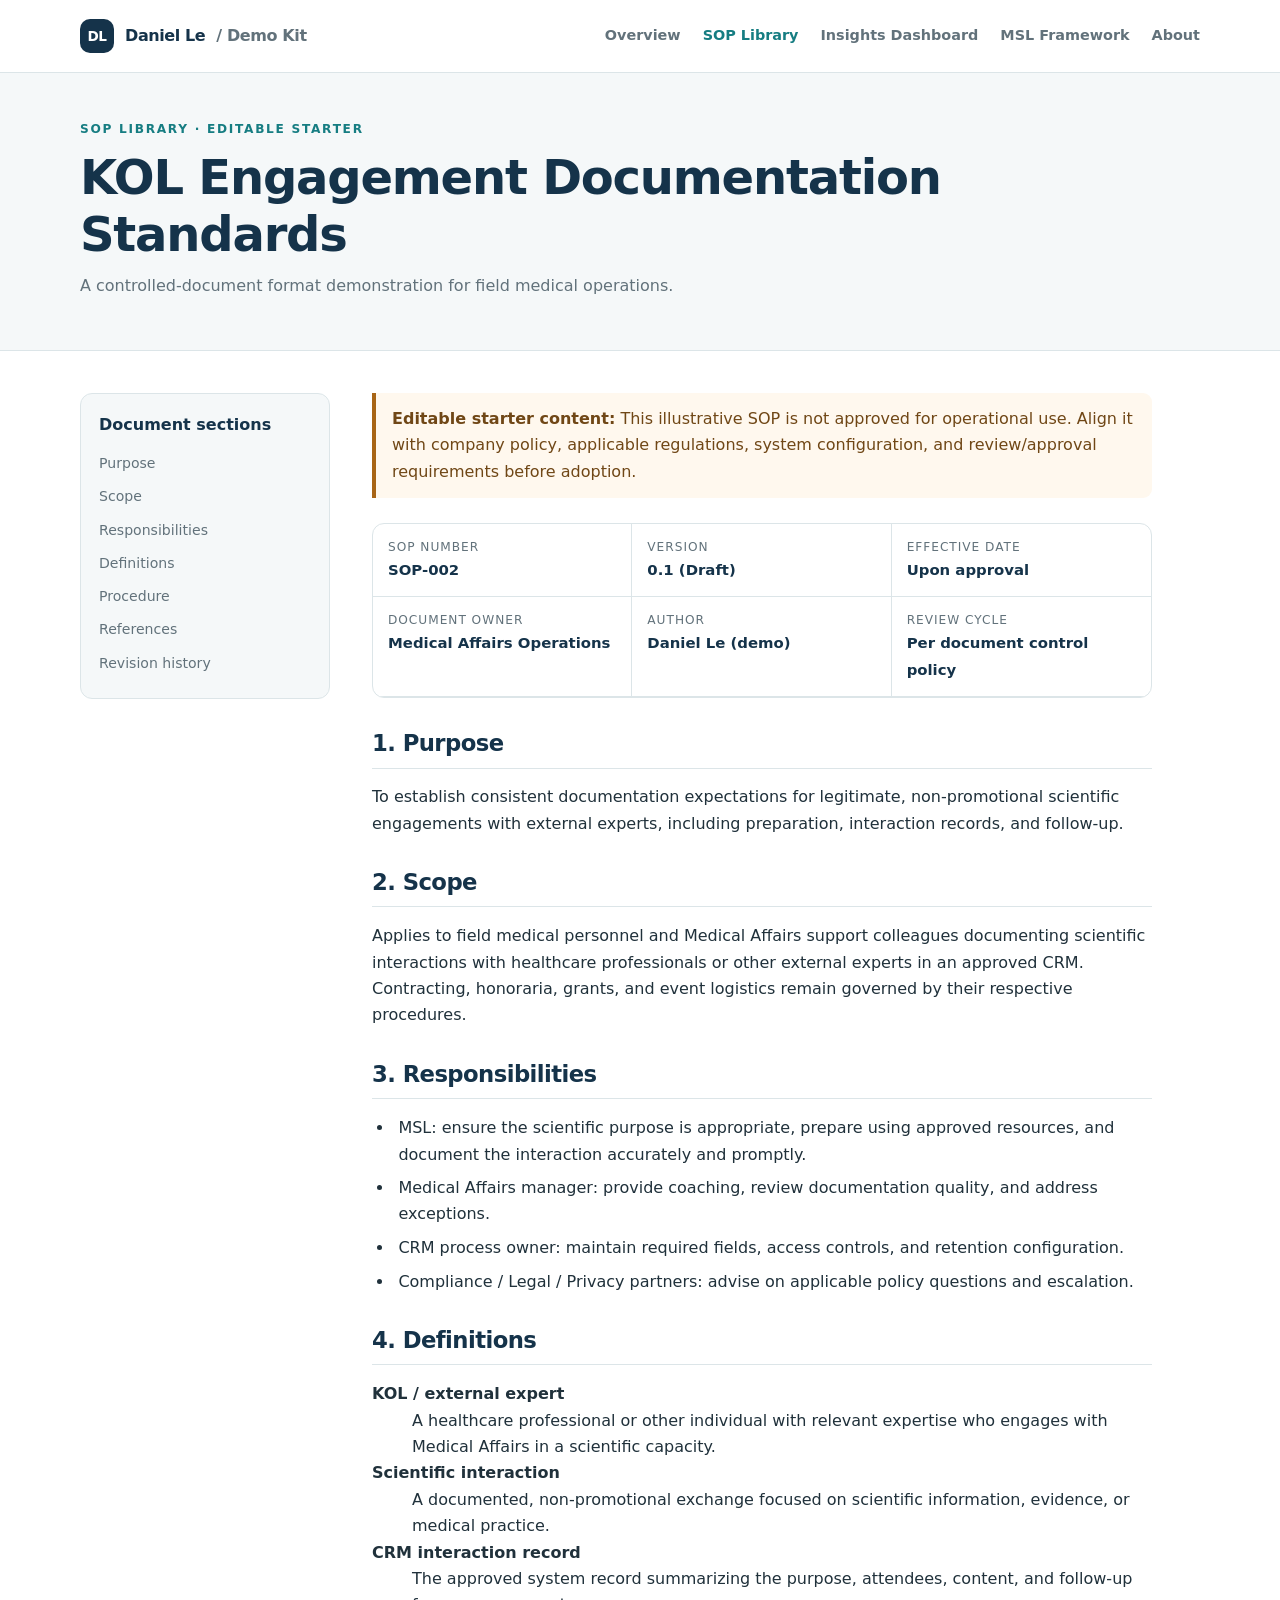
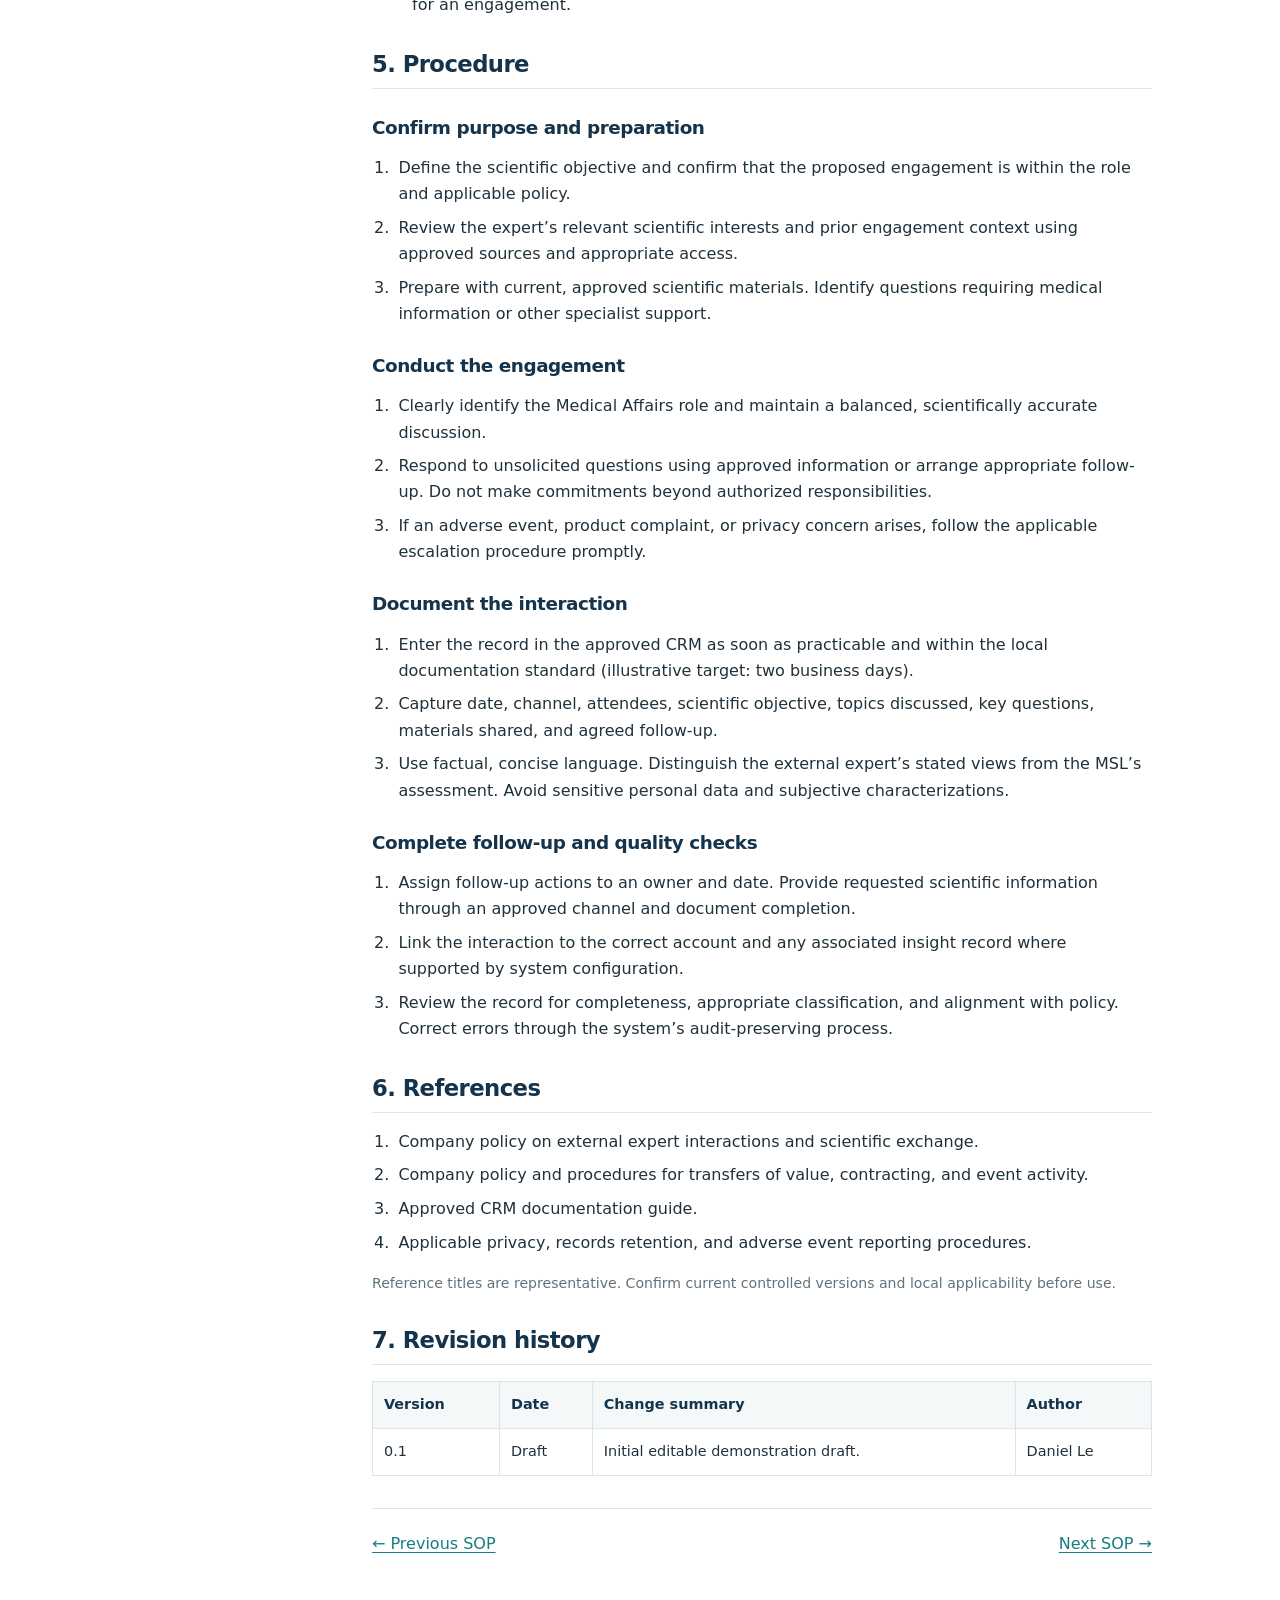
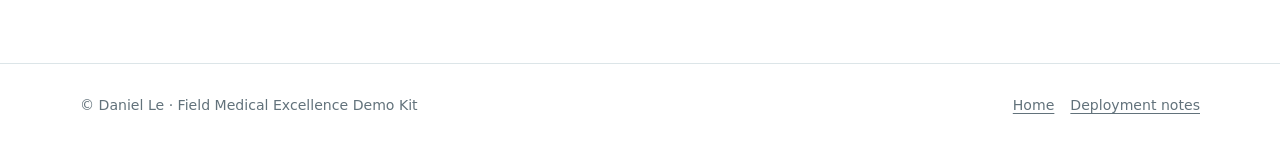
<file: sops/sop-002.html>
<!doctype html><html lang="en"><head><meta charset="utf-8"><meta name="viewport" content="width=device-width,initial-scale=1"><title>KOL Engagement Documentation Standards | Daniel Le</title><link rel="stylesheet" href="../assets/site.css"></head><body><a class="skip-link" href="#main">Skip to content</a><header class="site-header"><div class="container header-inner"><a class="brand" href="../index.html"><span class="brand-mark" aria-hidden="true">DL</span>Daniel Le <span class="muted">/ Demo Kit</span></a><button class="menu-button" aria-expanded="false" aria-controls="primary-nav">Menu</button><nav class="nav" id="primary-nav" aria-label="Primary navigation"><a href="../index.html">Overview</a><a href="sop-001.html" aria-current="page">SOP Library</a><a href="../dashboard.html">Insights Dashboard</a><a href="../framework.html">MSL Framework</a><a href="../about.html">About</a></nav></div></header><main id="main"><section class="page-intro"><div class="container"><div class="eyebrow">SOP Library · Editable starter</div><h1>KOL Engagement Documentation Standards</h1><p class="muted">A controlled-document format demonstration for field medical operations.</p></div></section><div class="container content"><div class="doc-layout"><aside class="toc" aria-label="On this page"><b>Document sections</b><a href="#purpose">Purpose</a><a href="#scope">Scope</a><a href="#responsibilities">Responsibilities</a><a href="#definitions">Definitions</a><a href="#procedure">Procedure</a><a href="#references">References</a><a href="#history">Revision history</a></aside><article class="doc"><div class="notice"><strong>Editable starter content:</strong> This illustrative SOP is not approved for operational use. Align it with company policy, applicable regulations, system configuration, and review/approval requirements before adoption.</div><div class="doc-meta"><div><span>SOP number</span><strong>SOP-002</strong></div><div><span>Version</span><strong>0.1 (Draft)</strong></div><div><span>Effective date</span><strong>Upon approval</strong></div><div><span>Document owner</span><strong>Medical Affairs Operations</strong></div><div><span>Author</span><strong>Daniel Le (demo)</strong></div><div><span>Review cycle</span><strong>Per document control policy</strong></div></div>
<section id="purpose"><h2>1. Purpose</h2><p>To establish consistent documentation expectations for legitimate, non-promotional scientific engagements with external experts, including preparation, interaction records, and follow-up.</p></section><section id="scope"><h2>2. Scope</h2><p>Applies to field medical personnel and Medical Affairs support colleagues documenting scientific interactions with healthcare professionals or other external experts in an approved CRM. Contracting, honoraria, grants, and event logistics remain governed by their respective procedures.</p></section><section id="responsibilities"><h2>3. Responsibilities</h2><ul><li>MSL: ensure the scientific purpose is appropriate, prepare using approved resources, and document the interaction accurately and promptly.</li><li>Medical Affairs manager: provide coaching, review documentation quality, and address exceptions.</li><li>CRM process owner: maintain required fields, access controls, and retention configuration.</li><li>Compliance / Legal / Privacy partners: advise on applicable policy questions and escalation.</li></ul></section><section id="definitions"><h2>4. Definitions</h2><dl><dt><strong>KOL / external expert</strong></dt><dd>A healthcare professional or other individual with relevant expertise who engages with Medical Affairs in a scientific capacity.</dd><dt><strong>Scientific interaction</strong></dt><dd>A documented, non-promotional exchange focused on scientific information, evidence, or medical practice.</dd><dt><strong>CRM interaction record</strong></dt><dd>The approved system record summarizing the purpose, attendees, content, and follow-up for an engagement.</dd></dl></section><section id="procedure"><h2>5. Procedure</h2><h3>Confirm purpose and preparation</h3><ol><li>Define the scientific objective and confirm that the proposed engagement is within the role and applicable policy.</li><li>Review the expert’s relevant scientific interests and prior engagement context using approved sources and appropriate access.</li><li>Prepare with current, approved scientific materials. Identify questions requiring medical information or other specialist support.</li></ol><h3>Conduct the engagement</h3><ol><li>Clearly identify the Medical Affairs role and maintain a balanced, scientifically accurate discussion.</li><li>Respond to unsolicited questions using approved information or arrange appropriate follow-up. Do not make commitments beyond authorized responsibilities.</li><li>If an adverse event, product complaint, or privacy concern arises, follow the applicable escalation procedure promptly.</li></ol><h3>Document the interaction</h3><ol><li>Enter the record in the approved CRM as soon as practicable and within the local documentation standard (illustrative target: two business days).</li><li>Capture date, channel, attendees, scientific objective, topics discussed, key questions, materials shared, and agreed follow-up.</li><li>Use factual, concise language. Distinguish the external expert’s stated views from the MSL’s assessment. Avoid sensitive personal data and subjective characterizations.</li></ol><h3>Complete follow-up and quality checks</h3><ol><li>Assign follow-up actions to an owner and date. Provide requested scientific information through an approved channel and document completion.</li><li>Link the interaction to the correct account and any associated insight record where supported by system configuration.</li><li>Review the record for completeness, appropriate classification, and alignment with policy. Correct errors through the system’s audit-preserving process.</li></ol></section><section id="references"><h2>6. References</h2><ol><li>Company policy on external expert interactions and scientific exchange.</li><li>Company policy and procedures for transfers of value, contracting, and event activity.</li><li>Approved CRM documentation guide.</li><li>Applicable privacy, records retention, and adverse event reporting procedures.</li></ol><p class="small muted">Reference titles are representative. Confirm current controlled versions and local applicability before use.</p></section><section id="history"><h2>7. Revision history</h2><table><thead><tr><th>Version</th><th>Date</th><th>Change summary</th><th>Author</th></tr></thead><tbody><tr><td>0.1</td><td>Draft</td><td>Initial editable demonstration draft.</td><td>Daniel Le</td></tr></tbody></table></section><nav class="sop-nav" aria-label="SOP navigation"><a href="sop-001.html">← Previous SOP</a><a href="sop-003.html">Next SOP →</a></nav></article></div></div></main><footer><div class="container footer-inner"><span>© Daniel Le · Field Medical Excellence Demo Kit</span><div class="footer-links"><a href="../index.html">Home</a><a href="../README.md">Deployment notes</a></div></div></footer><script src="../assets/site.js"></script></body></html>
</file>
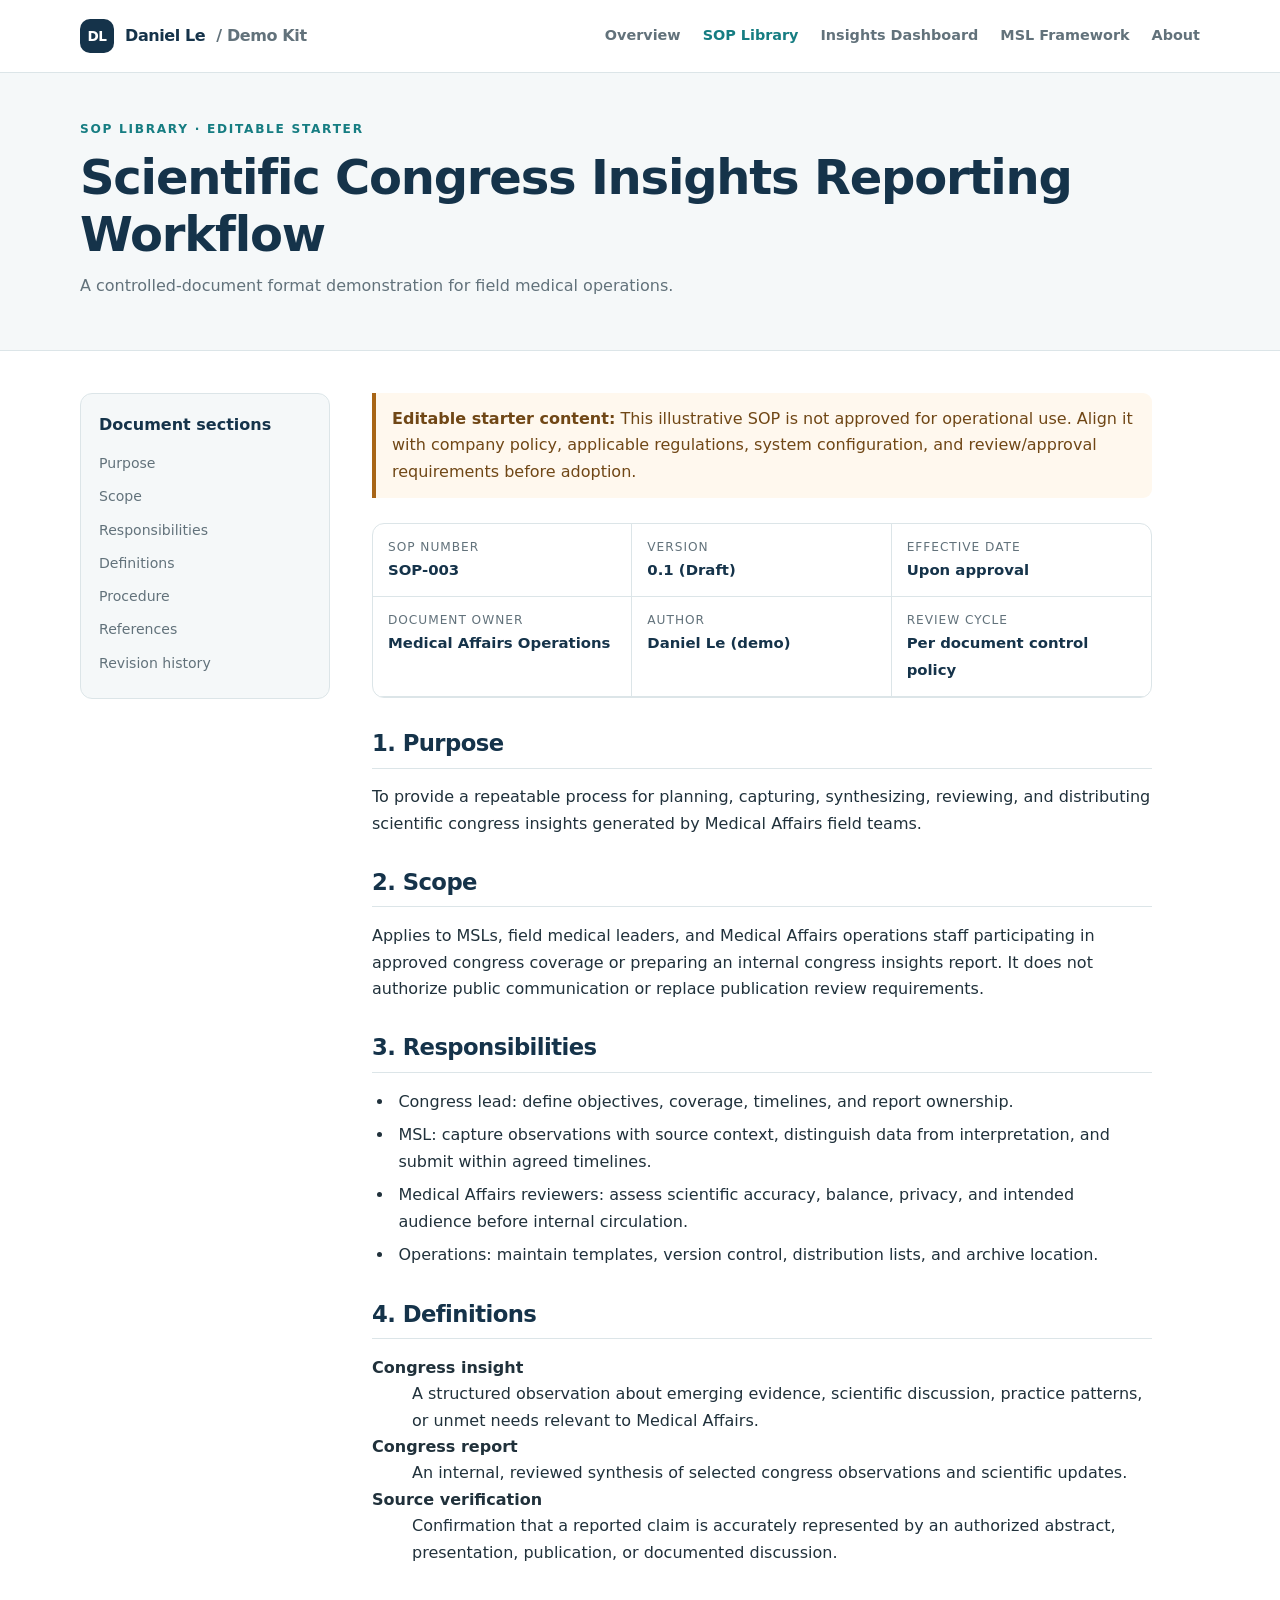
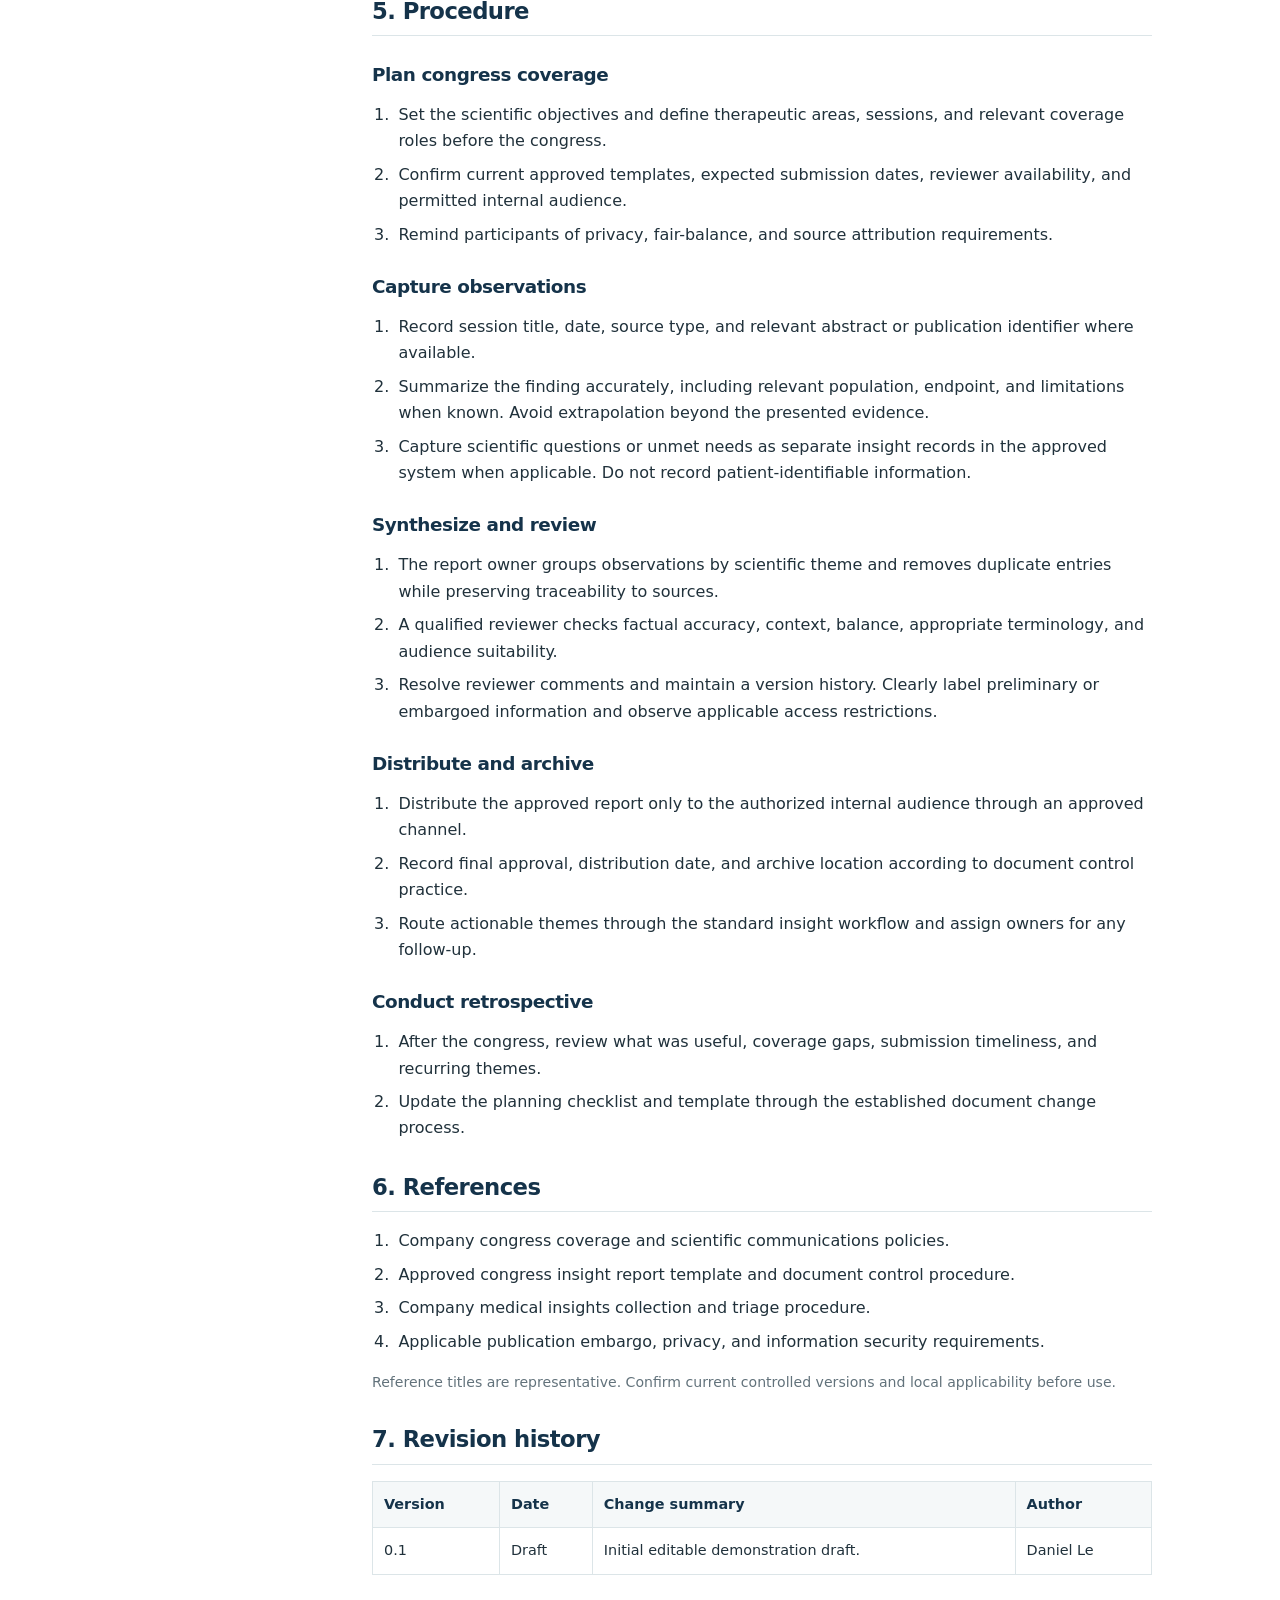
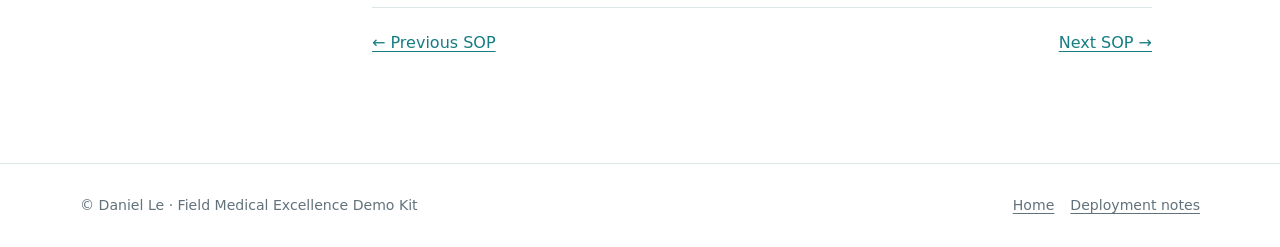
<file: sops/sop-003.html>
<!doctype html><html lang="en"><head><meta charset="utf-8"><meta name="viewport" content="width=device-width,initial-scale=1"><title>Scientific Congress Insights Reporting Workflow | Daniel Le</title><link rel="stylesheet" href="../assets/site.css"></head><body><a class="skip-link" href="#main">Skip to content</a><header class="site-header"><div class="container header-inner"><a class="brand" href="../index.html"><span class="brand-mark" aria-hidden="true">DL</span>Daniel Le <span class="muted">/ Demo Kit</span></a><button class="menu-button" aria-expanded="false" aria-controls="primary-nav">Menu</button><nav class="nav" id="primary-nav" aria-label="Primary navigation"><a href="../index.html">Overview</a><a href="sop-001.html" aria-current="page">SOP Library</a><a href="../dashboard.html">Insights Dashboard</a><a href="../framework.html">MSL Framework</a><a href="../about.html">About</a></nav></div></header><main id="main"><section class="page-intro"><div class="container"><div class="eyebrow">SOP Library · Editable starter</div><h1>Scientific Congress Insights Reporting Workflow</h1><p class="muted">A controlled-document format demonstration for field medical operations.</p></div></section><div class="container content"><div class="doc-layout"><aside class="toc" aria-label="On this page"><b>Document sections</b><a href="#purpose">Purpose</a><a href="#scope">Scope</a><a href="#responsibilities">Responsibilities</a><a href="#definitions">Definitions</a><a href="#procedure">Procedure</a><a href="#references">References</a><a href="#history">Revision history</a></aside><article class="doc"><div class="notice"><strong>Editable starter content:</strong> This illustrative SOP is not approved for operational use. Align it with company policy, applicable regulations, system configuration, and review/approval requirements before adoption.</div><div class="doc-meta"><div><span>SOP number</span><strong>SOP-003</strong></div><div><span>Version</span><strong>0.1 (Draft)</strong></div><div><span>Effective date</span><strong>Upon approval</strong></div><div><span>Document owner</span><strong>Medical Affairs Operations</strong></div><div><span>Author</span><strong>Daniel Le (demo)</strong></div><div><span>Review cycle</span><strong>Per document control policy</strong></div></div>
<section id="purpose"><h2>1. Purpose</h2><p>To provide a repeatable process for planning, capturing, synthesizing, reviewing, and distributing scientific congress insights generated by Medical Affairs field teams.</p></section><section id="scope"><h2>2. Scope</h2><p>Applies to MSLs, field medical leaders, and Medical Affairs operations staff participating in approved congress coverage or preparing an internal congress insights report. It does not authorize public communication or replace publication review requirements.</p></section><section id="responsibilities"><h2>3. Responsibilities</h2><ul><li>Congress lead: define objectives, coverage, timelines, and report ownership.</li><li>MSL: capture observations with source context, distinguish data from interpretation, and submit within agreed timelines.</li><li>Medical Affairs reviewers: assess scientific accuracy, balance, privacy, and intended audience before internal circulation.</li><li>Operations: maintain templates, version control, distribution lists, and archive location.</li></ul></section><section id="definitions"><h2>4. Definitions</h2><dl><dt><strong>Congress insight</strong></dt><dd>A structured observation about emerging evidence, scientific discussion, practice patterns, or unmet needs relevant to Medical Affairs.</dd><dt><strong>Congress report</strong></dt><dd>An internal, reviewed synthesis of selected congress observations and scientific updates.</dd><dt><strong>Source verification</strong></dt><dd>Confirmation that a reported claim is accurately represented by an authorized abstract, presentation, publication, or documented discussion.</dd></dl></section><section id="procedure"><h2>5. Procedure</h2><h3>Plan congress coverage</h3><ol><li>Set the scientific objectives and define therapeutic areas, sessions, and relevant coverage roles before the congress.</li><li>Confirm current approved templates, expected submission dates, reviewer availability, and permitted internal audience.</li><li>Remind participants of privacy, fair-balance, and source attribution requirements.</li></ol><h3>Capture observations</h3><ol><li>Record session title, date, source type, and relevant abstract or publication identifier where available.</li><li>Summarize the finding accurately, including relevant population, endpoint, and limitations when known. Avoid extrapolation beyond the presented evidence.</li><li>Capture scientific questions or unmet needs as separate insight records in the approved system when applicable. Do not record patient-identifiable information.</li></ol><h3>Synthesize and review</h3><ol><li>The report owner groups observations by scientific theme and removes duplicate entries while preserving traceability to sources.</li><li>A qualified reviewer checks factual accuracy, context, balance, appropriate terminology, and audience suitability.</li><li>Resolve reviewer comments and maintain a version history. Clearly label preliminary or embargoed information and observe applicable access restrictions.</li></ol><h3>Distribute and archive</h3><ol><li>Distribute the approved report only to the authorized internal audience through an approved channel.</li><li>Record final approval, distribution date, and archive location according to document control practice.</li><li>Route actionable themes through the standard insight workflow and assign owners for any follow-up.</li></ol><h3>Conduct retrospective</h3><ol><li>After the congress, review what was useful, coverage gaps, submission timeliness, and recurring themes.</li><li>Update the planning checklist and template through the established document change process.</li></ol></section><section id="references"><h2>6. References</h2><ol><li>Company congress coverage and scientific communications policies.</li><li>Approved congress insight report template and document control procedure.</li><li>Company medical insights collection and triage procedure.</li><li>Applicable publication embargo, privacy, and information security requirements.</li></ol><p class="small muted">Reference titles are representative. Confirm current controlled versions and local applicability before use.</p></section><section id="history"><h2>7. Revision history</h2><table><thead><tr><th>Version</th><th>Date</th><th>Change summary</th><th>Author</th></tr></thead><tbody><tr><td>0.1</td><td>Draft</td><td>Initial editable demonstration draft.</td><td>Daniel Le</td></tr></tbody></table></section><nav class="sop-nav" aria-label="SOP navigation"><a href="sop-002.html">← Previous SOP</a><a href="sop-001.html">Next SOP →</a></nav></article></div></div></main><footer><div class="container footer-inner"><span>© Daniel Le · Field Medical Excellence Demo Kit</span><div class="footer-links"><a href="../index.html">Home</a><a href="../README.md">Deployment notes</a></div></div></footer><script src="../assets/site.js"></script></body></html>
</file>
<file: assets/site.css>
/* Field Medical Excellence Demo Kit — shared styles. Keep colors and spacing here. */
:root{--navy:#15334a;--navy-2:#214b63;--teal:#167d82;--teal-light:#e6f3f2;--ink:#20313b;--muted:#62727b;--line:#dce5e8;--paper:#fff;--wash:#f5f8f9;--amber:#a86516;--shadow:0 12px 32px rgba(21,51,74,.07);--radius:14px;--max:1120px}
*{box-sizing:border-box}html{scroll-behavior:smooth}body{margin:0;background:var(--paper);color:var(--ink);font:16px/1.65 Inter,ui-sans-serif,system-ui,-apple-system,BlinkMacSystemFont,"Segoe UI",sans-serif}a{color:var(--teal);text-underline-offset:3px}a:hover{color:var(--navy)}:focus-visible{outline:3px solid #41aaa8;outline-offset:3px}h1,h2,h3,h4{color:var(--navy);line-height:1.2;letter-spacing:-.025em}h1{font-size:clamp(2.2rem,5vw,3.8rem);margin:.25em 0 .35em}h2{font-size:clamp(1.55rem,3vw,2.2rem);margin:0 0 .7em}h3{font-size:1.15rem;margin:1.5em 0 .45em}p{margin:.5em 0 1em}.eyebrow{font-size:.76rem;letter-spacing:.14em;text-transform:uppercase;font-weight:750;color:var(--teal)}.muted{color:var(--muted)}.small{font-size:.88rem}.container{width:min(calc(100% - 40px),var(--max));margin-inline:auto}.skip-link{position:absolute;left:-9999px;top:0;background:#fff;padding:10px;z-index:100}.skip-link:focus{left:10px}.site-header{position:sticky;top:0;z-index:20;background:rgba(255,255,255,.96);backdrop-filter:blur(12px);border-bottom:1px solid var(--line)}.header-inner{min-height:72px;display:flex;align-items:center;justify-content:space-between;gap:24px}.brand{font-weight:780;color:var(--navy);text-decoration:none;letter-spacing:-.025em;display:flex;align-items:center;gap:11px}.brand-mark{display:grid;place-items:center;width:34px;height:34px;background:var(--navy);color:white;border-radius:10px;font-size:.85rem}.nav{display:flex;gap:22px;align-items:center}.nav a{font-size:.9rem;text-decoration:none;color:var(--muted);font-weight:600}.nav a:hover,.nav a[aria-current=page]{color:var(--teal)}.menu-button{display:none;background:none;border:1px solid var(--line);padding:8px 11px;border-radius:8px;color:var(--navy);font:inherit}.hero{padding:76px 0 68px;background:linear-gradient(120deg,#f5f9fa 0%,#fff 68%);border-bottom:1px solid var(--line)}.hero-grid{display:grid;grid-template-columns:1.15fr .85fr;gap:56px;align-items:center}.hero p.lede{font-size:1.14rem;color:#435a67;max-width:650px}.hero-panel{border:1px solid var(--line);background:#fff;border-radius:var(--radius);padding:27px;box-shadow:var(--shadow)}.panel-label{font-size:.76rem;text-transform:uppercase;letter-spacing:.12em;color:var(--muted);font-weight:700}.focus-list{list-style:none;padding:0;margin:15px 0 0}.focus-list li{padding:12px 0;border-top:1px solid var(--line);display:flex;gap:12px;align-items:baseline}.focus-list b{color:var(--teal);font-size:.8rem;min-width:34px}.button{display:inline-flex;align-items:center;gap:8px;border-radius:8px;background:var(--navy);color:#fff;text-decoration:none;font-weight:650;padding:11px 16px;margin:8px 8px 0 0}.button:hover{background:var(--teal);color:white}.button.secondary{background:white;color:var(--navy);border:1px solid var(--line)}.section{padding:68px 0}.section-alt{background:var(--wash);border-block:1px solid var(--line)}.section-head{max-width:720px;margin-bottom:30px}.grid-3{display:grid;grid-template-columns:repeat(3,1fr);gap:18px}.grid-2{display:grid;grid-template-columns:repeat(2,1fr);gap:18px}.card{border:1px solid var(--line);border-radius:var(--radius);background:white;padding:23px;box-shadow:0 4px 12px rgba(21,51,74,.025)}.card h3{margin:.35em 0 .55em}.card p{color:var(--muted)}.card-link{color:inherit;text-decoration:none;display:block;height:100%}.card-link:hover{border-color:#9ecbca;box-shadow:var(--shadow);transform:translateY(-2px);transition:.2s}.tag{display:inline-block;background:var(--teal-light);color:#17666a;padding:4px 9px;border-radius:99px;font-size:.75rem;font-weight:700}.page-intro{padding:46px 0 34px;background:var(--wash);border-bottom:1px solid var(--line)}.page-intro h1{font-size:clamp(2rem,4vw,3rem);margin:.2em 0}.content{padding:42px 0 76px}.doc-layout{display:grid;grid-template-columns:250px minmax(0,1fr);gap:42px;align-items:start}.toc{position:sticky;top:95px;padding:18px;border:1px solid var(--line);border-radius:12px;background:var(--wash)}.toc b{display:block;color:var(--navy);margin:0 0 9px}.toc a{display:block;text-decoration:none;font-size:.88rem;padding:5px 0;color:var(--muted)}.toc a:hover{color:var(--teal)}.doc{max-width:780px}.notice{border-left:4px solid var(--amber);padding:13px 16px;background:#fff8ee;color:#704716;border-radius:0 9px 9px 0;margin:0 0 25px}.doc-meta{display:grid;grid-template-columns:repeat(3,1fr);border:1px solid var(--line);border-radius:12px;margin:0 0 24px;overflow:hidden}.doc-meta div{padding:13px 15px;border-right:1px solid var(--line);border-bottom:1px solid var(--line)}.doc-meta div:nth-child(3n){border-right:0}.doc-meta span{display:block;color:var(--muted);font-size:.76rem;text-transform:uppercase;letter-spacing:.08em}.doc-meta strong{font-size:.93rem;color:var(--navy)}.doc section{scroll-margin-top:95px;margin:32px 0}.doc section h2{border-bottom:1px solid var(--line);padding-bottom:10px;font-size:1.42rem}.doc ol,.doc ul{padding-left:1.4em}.doc li{padding-left:.25em;margin:.45em 0}.doc table{width:100%;border-collapse:collapse;font-size:.9rem;margin:16px 0}.doc th,.doc td{text-align:left;vertical-align:top;padding:11px;border:1px solid var(--line)}.doc th{background:var(--wash);color:var(--navy)}.sop-nav{display:flex;justify-content:space-between;margin:30px 0;padding-top:22px;border-top:1px solid var(--line)}.dashboard-top{display:flex;align-items:center;justify-content:space-between;gap:16px}.select{padding:9px 12px;border:1px solid var(--line);border-radius:8px;background:white;color:var(--ink);font:inherit}.metric-grid{display:grid;grid-template-columns:repeat(4,1fr);gap:14px;margin:24px 0}.metric{padding:19px;border:1px solid var(--line);border-radius:12px;background:#fff}.metric strong{display:block;font-size:1.8rem;line-height:1.2;color:var(--navy)}.metric span{font-size:.85rem;color:var(--muted)}.dash-grid{display:grid;grid-template-columns:1fr 1fr;gap:18px}.chart-card{padding:22px;border:1px solid var(--line);border-radius:var(--radius);background:white}.chart-card h3{margin:0 0 16px}.bar-row{display:grid;grid-template-columns:150px 1fr 34px;gap:10px;align-items:center;margin:13px 0;font-size:.86rem}.bar-track{height:10px;border-radius:9px;background:#edf2f3;overflow:hidden}.bar-fill{height:100%;background:var(--teal);border-radius:9px}.bar-fill.navy{background:var(--navy-2)}.matrix{display:grid;grid-template-columns:repeat(3,1fr);gap:7px}.matrix-cell{min-height:90px;border-radius:9px;padding:10px;background:#eaf5f3;border:1px solid #d0e8e5;font-size:.82rem}.matrix-cell:nth-child(2),.matrix-cell:nth-child(4){background:#f2f6ed}.matrix-cell:nth-child(3),.matrix-cell:nth-child(6){background:#fff4e6;border-color:#f1dec1}.matrix-cell b{display:block;color:var(--navy);margin-bottom:5px}.legend{font-size:.8rem;color:var(--muted);margin-top:10px}.routing-table{width:100%;border-collapse:collapse;font-size:.88rem}.routing-table th,.routing-table td{text-align:left;padding:11px;border-bottom:1px solid var(--line);vertical-align:top}.routing-table th{color:var(--navy);background:var(--wash)}.route{display:inline-block;padding:3px 8px;border-radius:99px;font-size:.74rem;font-weight:700;background:#e7eef6;color:#254d70}.route.rnd{background:#e6f3f2;color:#17666a}.route.med{background:#f0ebf7;color:#60468b}.route.comm{background:#fff2df;color:#905d18}.framework-list{display:grid;grid-template-columns:repeat(2,1fr);gap:16px}.framework-item{padding:22px;border-left:3px solid var(--teal);background:var(--wash);border-radius:0 10px 10px 0}.framework-item h3{margin:0 0 8px}.crm-flow{display:flex;align-items:stretch;gap:10px;margin:22px 0}.crm-object{flex:1;border:1px solid var(--line);padding:16px;border-radius:10px;background:#fff}.crm-object b{display:block;color:var(--teal);margin-bottom:5px}.crm-arrow{align-self:center;color:var(--muted);font-weight:700}footer{padding:30px 0;border-top:1px solid var(--line);font-size:.88rem;color:var(--muted)}.footer-inner{display:flex;justify-content:space-between;gap:20px;align-items:center}.footer-links{display:flex;gap:16px}.footer-links a{color:var(--muted)}
@media(max-width:850px){.hero-grid{grid-template-columns:1fr;gap:28px}.doc-layout{grid-template-columns:1fr}.toc{position:static;display:flex;flex-wrap:wrap;gap:8px 16px;align-items:center}.toc b{width:100%;margin:0}.toc a{padding:0}.grid-3{grid-template-columns:1fr 1fr}.metric-grid{grid-template-columns:1fr 1fr}}
@media(max-width:640px){.container{width:min(calc(100% - 30px),var(--max))}.header-inner{min-height:64px}.menu-button{display:block}.nav{display:none;position:absolute;top:64px;left:0;right:0;padding:14px 20px 18px;background:white;border-bottom:1px solid var(--line);flex-direction:column;align-items:flex-start;gap:13px}.nav.open{display:flex}.hero{padding:52px 0}.section{padding:48px 0}.grid-3,.grid-2,.dash-grid,.framework-list{grid-template-columns:1fr}.doc-meta{grid-template-columns:1fr 1fr}.doc-meta div:nth-child(3n){border-right:1px solid var(--line)}.doc-meta div:nth-child(2n){border-right:0}.metric-grid{grid-template-columns:1fr 1fr}.bar-row{grid-template-columns:110px 1fr 28px;font-size:.78rem}.crm-flow{flex-direction:column}.crm-arrow{transform:rotate(90deg);align-self:center}.footer-inner{align-items:flex-start;flex-direction:column}.matrix-cell{min-height:84px}}

/* Contact links use simple inline icons so no external icon library is needed. */
.contact-link{display:flex;align-items:center;gap:10px}.contact-icon{width:19px;height:19px;flex:0 0 auto;fill:none;stroke:var(--teal);stroke-width:1.8;stroke-linecap:round;stroke-linejoin:round}.linkedin-icon{fill:var(--teal);stroke:none}
</file>
